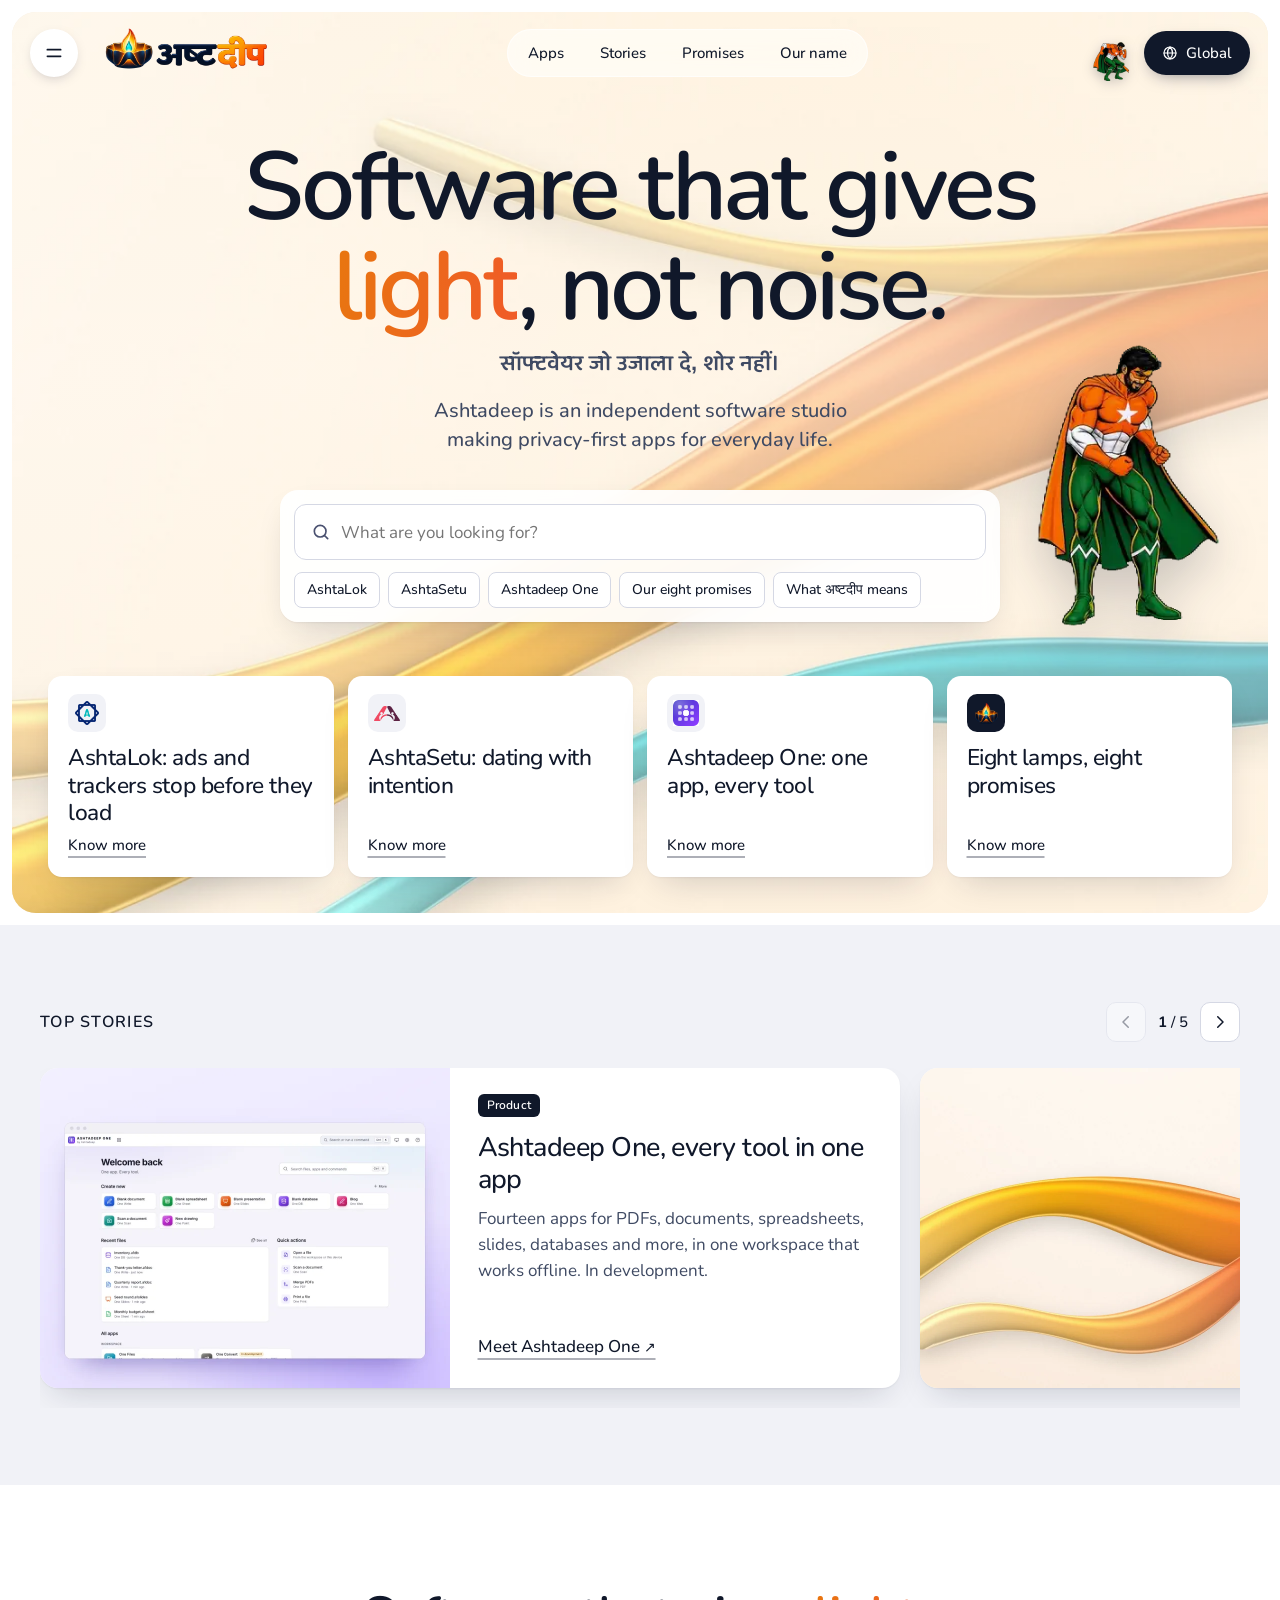
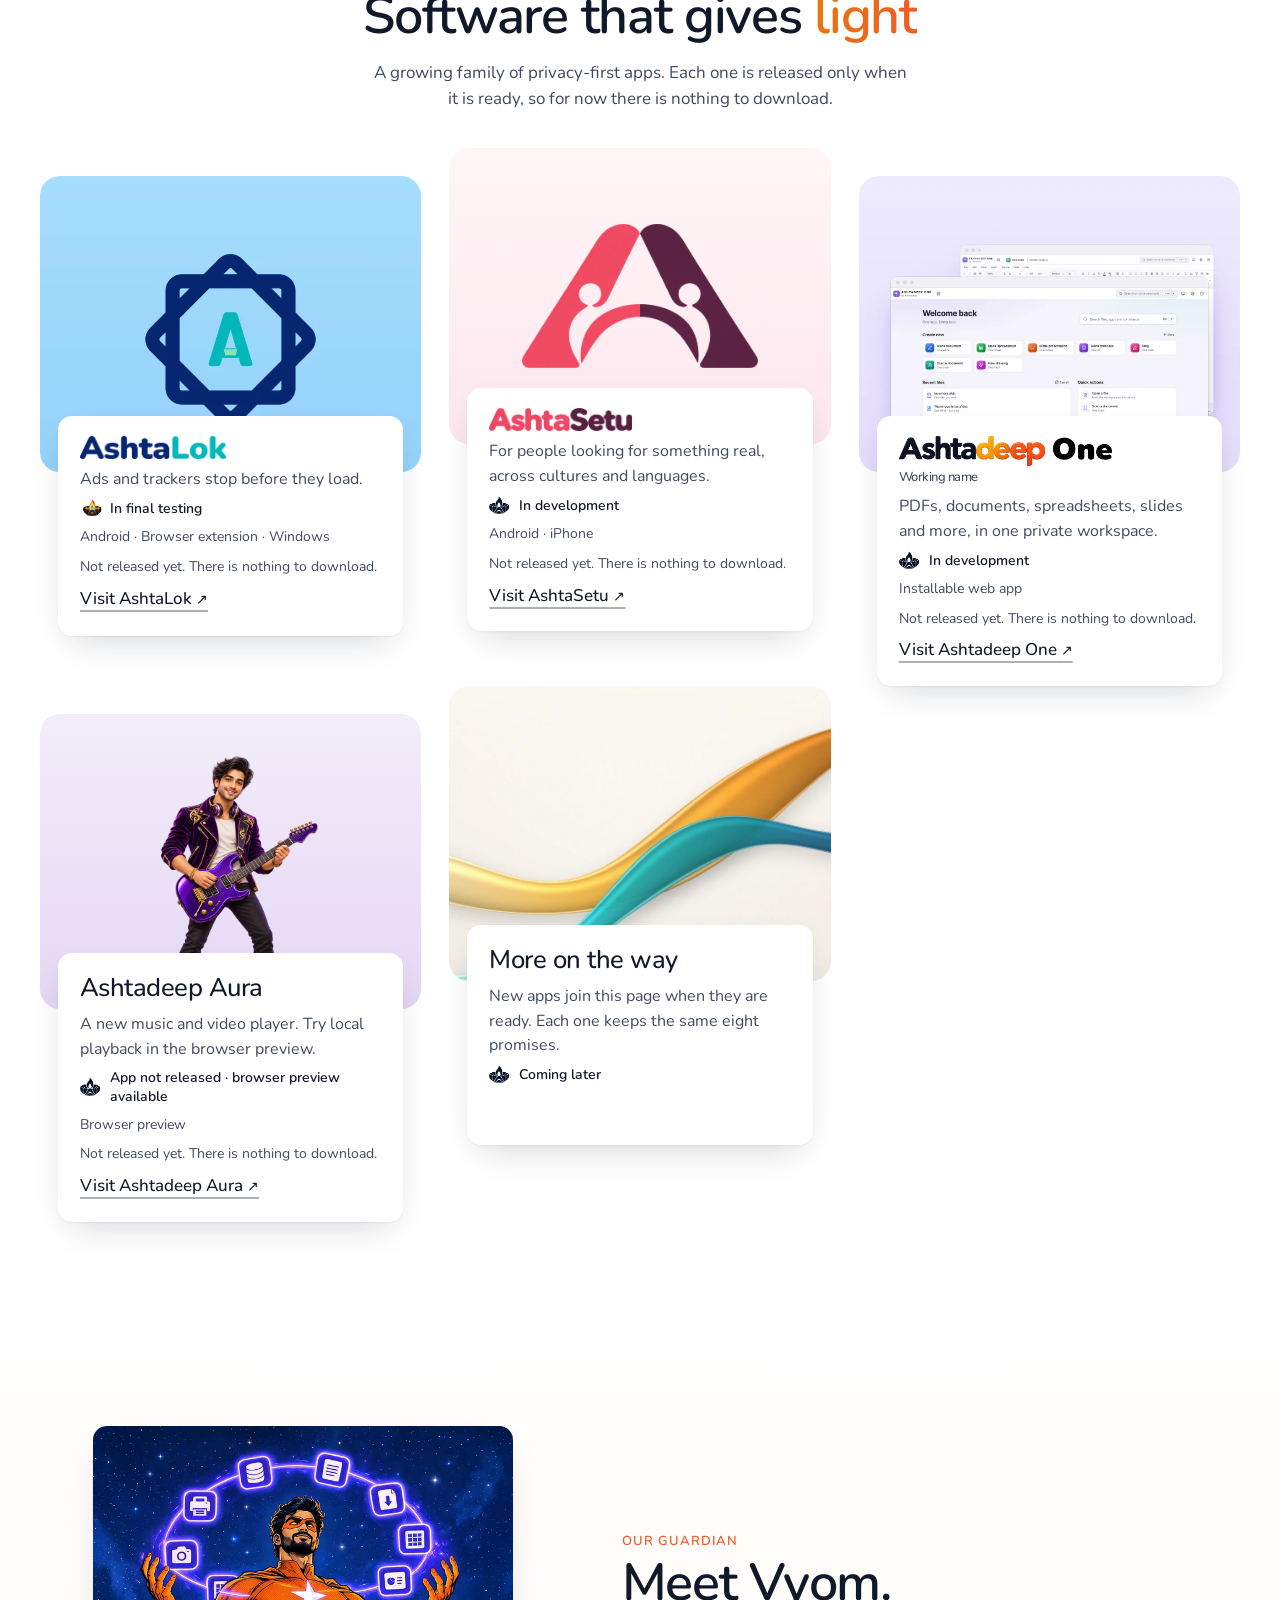
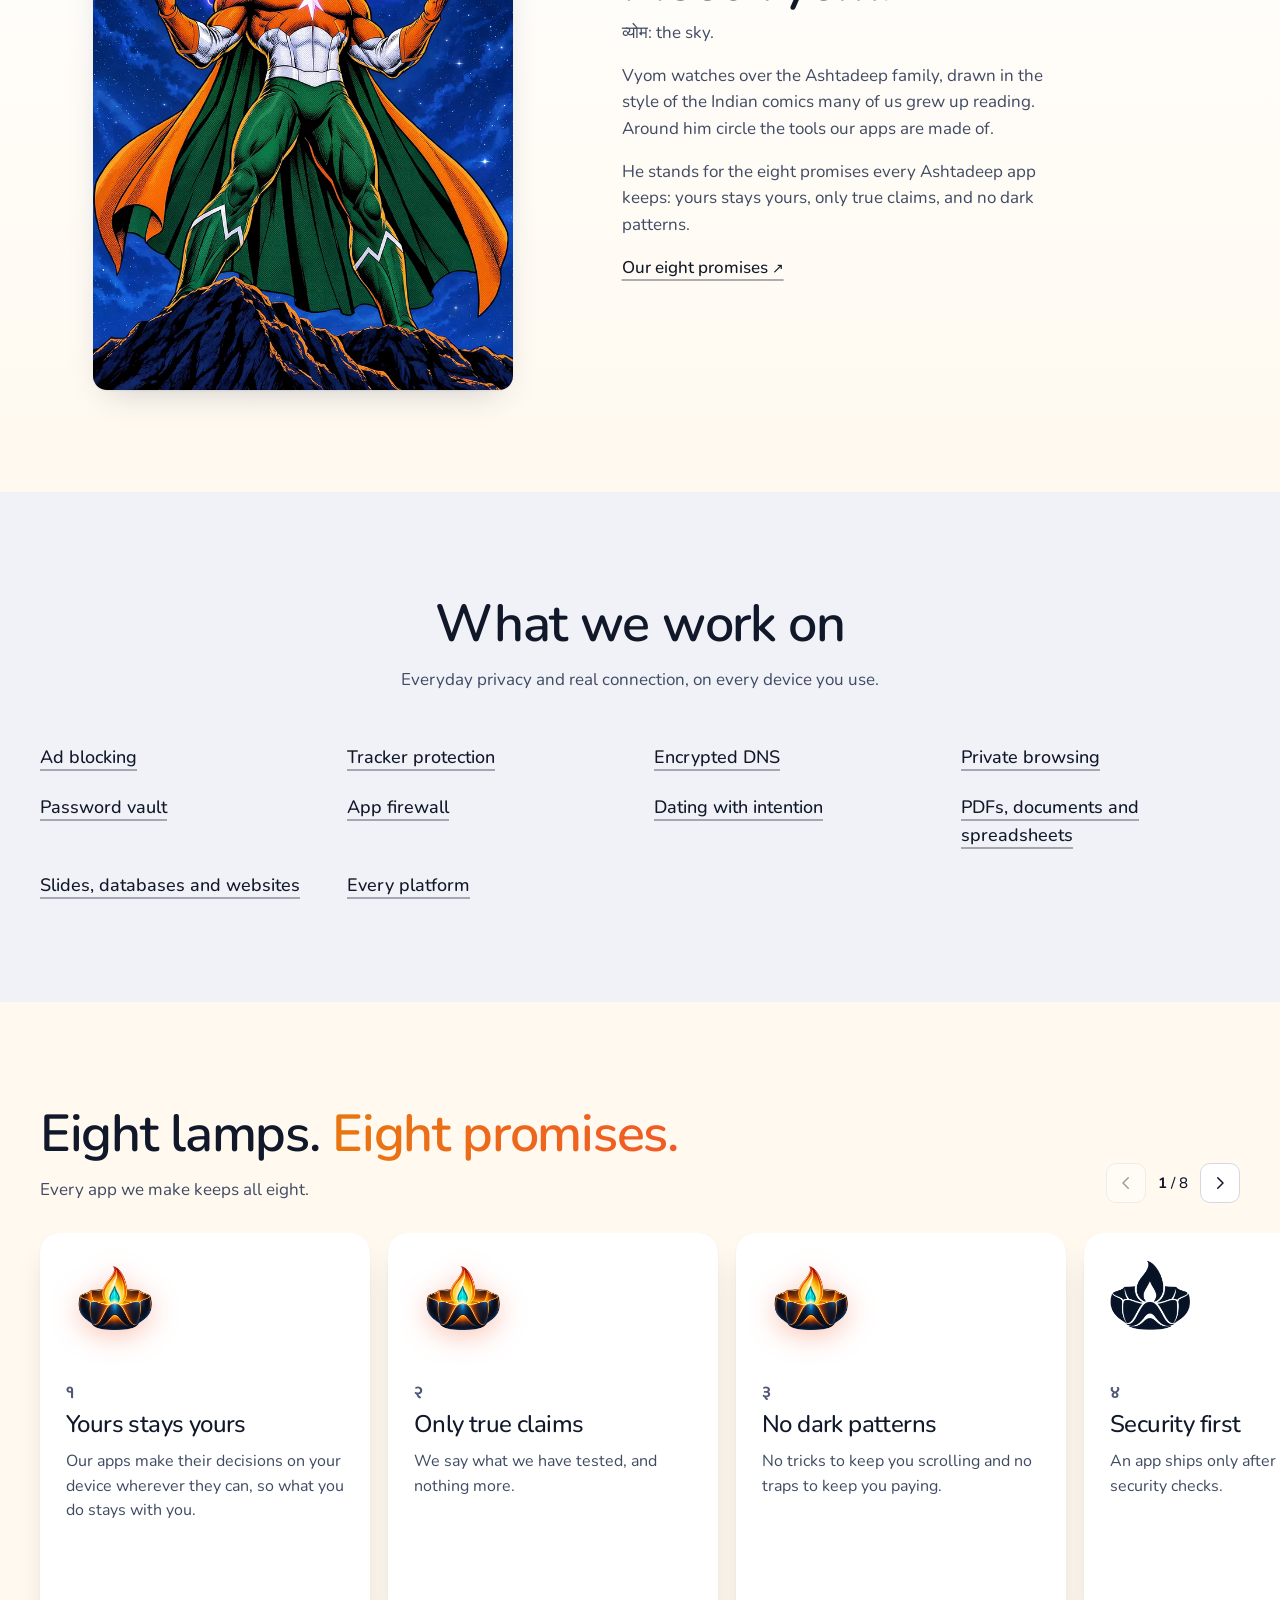
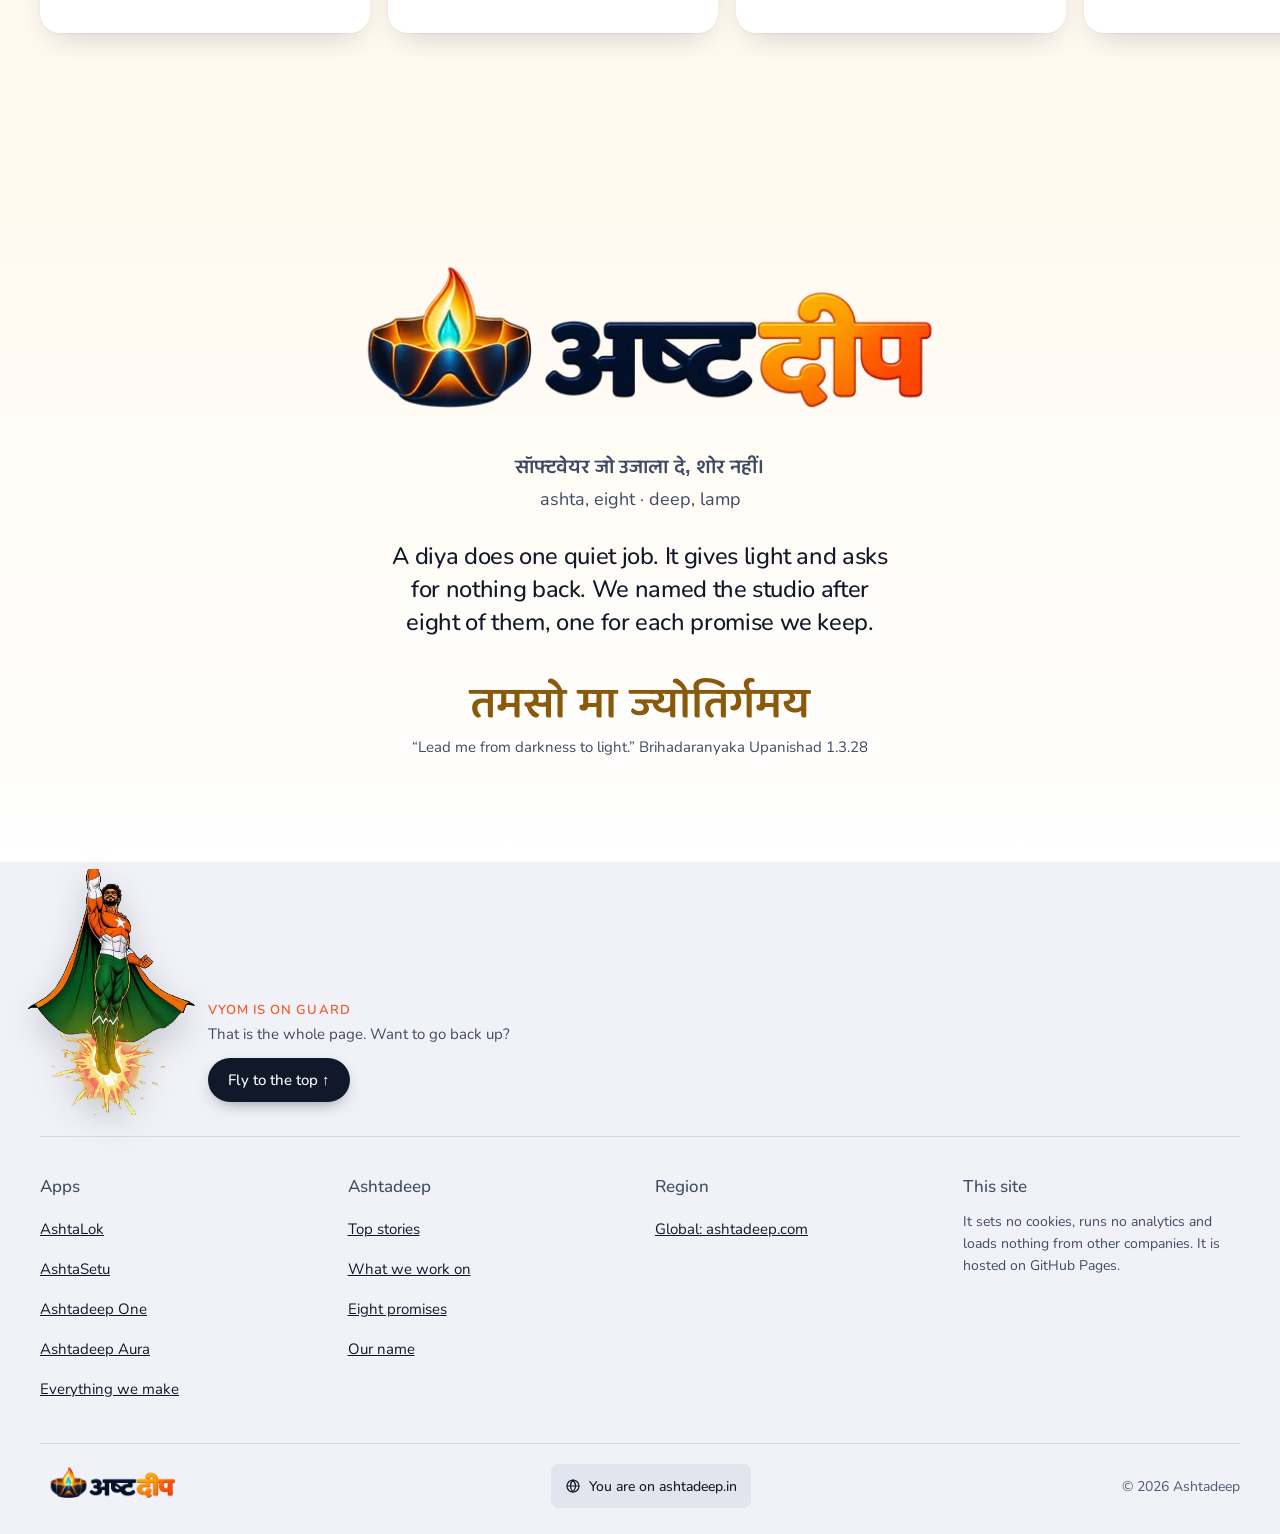
<file: index.html>
<!doctype html>
<html lang="en-IN">
<head>
<meta charset="utf-8">
<meta name="viewport" content="width=device-width, initial-scale=1, viewport-fit=cover">
<title>Ashtadeep: software that gives light, not noise</title>
<meta name="description" content="Ashtadeep is an independent software studio making privacy-first apps for everyday life. AshtaLok, AshtaSetu and more are on the way.">
<link rel="canonical" href="https://ashtadeep.in/">
<link rel="alternate" hreflang="en" href="https://ashtadeep.com/">
<link rel="alternate" hreflang="en-IN" href="https://ashtadeep.in/">
<link rel="alternate" hreflang="x-default" href="https://ashtadeep.com/">
<meta name="theme-color" content="#FFFFFF">
<meta name="color-scheme" content="light">
<link rel="icon" href="/favicon.svg" type="image/svg+xml">
<link rel="icon" href="/favicon-32.png" sizes="32x32" type="image/png">
<link rel="apple-touch-icon" href="/apple-touch-icon.png">
<meta property="og:type" content="website">
<meta property="og:site_name" content="Ashtadeep">
<meta property="og:title" content="Ashtadeep: software that gives light, not noise">
<meta property="og:description" content="Ashtadeep is an independent software studio making privacy-first apps for everyday life. AshtaLok, AshtaSetu and more are on the way.">
<meta property="og:url" content="https://ashtadeep.in/">
<meta property="og:image" content="https://ashtadeep.in/share.png">
<meta property="og:image:width" content="1200">
<meta property="og:image:height" content="630">
<meta property="og:image:alt" content="Ashtadeep: software that gives light, not noise">
<meta property="og:locale" content="en_IN">
<meta name="twitter:card" content="summary_large_image">
<link rel="preload" href="/fonts/nunito-latin.woff2" as="font" type="font/woff2" crossorigin>
<link rel="preload" href="/img/art-hero.webp" as="image">
<link rel="stylesheet" href="/styles.css?v=e5f8ab1493">
<script>document.documentElement.classList.add('js')</script>
<script src="/site.js?v=63685b63e1" defer></script>
</head>
<body>
<a class="skip" href="#main">Skip to content</a>
<header class="site-header">
  <div class="bar">
    <details class="menu">
      <summary class="round" aria-label="Open the menu"><svg viewBox="0 0 24 24" fill="none" stroke="currentColor" stroke-width="2" stroke-linecap="round" aria-hidden="true"><path d="M4 8h16M4 16h16"/></svg></summary>
      <div class="menu-sheet" role="dialog" aria-label="Menu">
        <div class="top"><button type="button" class="round close" aria-label="Close the menu"><svg viewBox="0 0 24 24" fill="none" stroke="currentColor" stroke-width="2" stroke-linecap="round" aria-hidden="true"><path d="M6 6l12 12M18 6 6 18"/></svg></button><a class="brand" href="/"><img src="/img/brand/lockup-hi.webp" alt="अष्टदीप, Ashtadeep" width="183" height="52"></a></div>
        <div class="grid">
          <nav aria-label="Apps"><h2>Apps</h2><ul><li><a href="#ashtalok">AshtaLok</a></li><li><a href="#ashtasetu">AshtaSetu</a></li><li><a href="#one">Ashtadeep One</a></li><li><a href="#aura">Ashtadeep Aura</a></li><li><a href="#apps">Everything we make</a></li></ul></nav>
          <nav aria-label="Ashtadeep"><h2>Ashtadeep</h2><ul><li><a href="#stories">Top stories</a></li><li><a href="#work">What we work on</a></li><li><a href="#promises">Eight promises</a></li><li><a href="#name">Our name</a></li></ul></nav>
          <nav aria-label="Region"><h2>Region</h2><ul><li><a href="https://ashtadeep.com/?from=in" hreflang="en">Global: ashtadeep.com</a></li></ul></nav>
        </div>
      </div>
    </details>
    <a class="brand" href="/" aria-label="Ashtadeep, home"><img src="/img/brand/lockup-hi.webp" alt="अष्टदीप, Ashtadeep" width="183" height="52"></a>
    <nav class="pills" aria-label="Main"><a href="#apps">Apps</a><a href="#stories">Stories</a><a href="#promises">Promises</a><a href="#name">Our name</a></nav>
    <a class="mini-vyom" href="#main" aria-label="Back to the top" title="Back to the top"><img class="vyom" src="/img/vyom-stand.webp" alt="" width="328" height="440"></a>
    <a class="region" href="https://ashtadeep.com/?from=in" hreflang="en" title="Ashtadeep worldwide: ashtadeep.com"><svg viewBox="0 0 24 24" fill="none" stroke="currentColor" stroke-width="1.8" stroke-linecap="round" aria-hidden="true"><circle cx="12" cy="12" r="9"/><path d="M3 12h18M12 3c2.5 2.6 3.8 5.6 3.8 9s-1.3 6.4-3.8 9c-2.5-2.6-3.8-5.6-3.8-9S9.5 5.6 12 3Z"/></svg><span>Global</span></a>
  </div>
</header>
<main id="main">
  <section class="hero" aria-labelledby="hero-title">
    <img class="hero-art" src="img/art-hero.webp" alt="" width="1600" height="900" fetchpriority="high">
    <div class="hero-inner">
      <h1 id="hero-title">Software that gives <span class="glow">light</span>, not noise.</h1>
      <p class="hi-tagline" lang="hi">सॉफ्टवेयर जो उजाला दे, शोर नहीं।</p>
      <p class="lead">Ashtadeep is an independent software studio making privacy-first apps for everyday life.</p>
      <form class="finder" role="search" action="#" onsubmit="return false">
        <div class="mascot" data-lines='[&quot;Namaste! I&#x27;m Vyom, Ashtadeep&#x27;s guardian.&quot;, &quot;Every Ashtadeep app keeps eight promises.&quot;, &quot;AshtaLok, AshtaSetu, Ashtadeep One and Ashtadeep Aura are on the way.&quot;, &quot;Nothing is for sale here yet. Look around!&quot;]'>
          <p class="bubble" aria-live="polite">Namaste! I&#x27;m Vyom, Ashtadeep&#x27;s guardian.</p>
          <img class="vyom" src="/img/vyom-stand.webp" alt="Vyom, Ashtadeep&#x27;s guardian, waving" width="328" height="440">
        </div>
        <label class="visually-hidden" for="find">Find something on this site</label>
        <input id="find" type="search" placeholder="What are you looking for?" autocomplete="off" enterkeyhint="go">
        <ul class="results" aria-live="polite"></ul>
        <div class="chips" aria-label="Suggestions"><a href="#ashtalok">AshtaLok</a><a href="#ashtasetu">AshtaSetu</a><a href="#one">Ashtadeep One</a><a href="#promises">Our eight promises</a><a href="#name">What अष्टदीप means</a></div>
        <script type="application/json" id="find-index">[{"t": "AshtaLok", "d": "Ad and tracker blocker. In final testing.", "h": "#ashtalok", "k": "Ad and tracker blocker Ads and trackers stop before they load.  Android Browser extension Windows"}, {"t": "AshtaSetu", "d": "Dating app, 18+. In development.", "h": "#ashtasetu", "k": "Dating app, 18+ For people looking for something real, across cultures and languages.  Android iPhone"}, {"t": "Ashtadeep One", "d": "Productivity suite. In development.", "h": "#one", "k": "Productivity suite PDFs, documents, spreadsheets, slides and more, in one private workspace.  Installable web app"}, {"t": "Ashtadeep Aura", "d": "Music and video player. App not released · browser preview available.", "h": "#aura", "k": "Music and video player Your music. Your videos. One player. A new music and video player. Try local playback in the browser preview. Browser preview"}, {"t": "Ad blocking", "d": "What we work on", "h": "#ashtalok", "k": "ads, adverts, blocker, popups"}, {"t": "Tracker protection", "d": "What we work on", "h": "#ashtalok", "k": "trackers, tracking, privacy, analytics"}, {"t": "Encrypted DNS", "d": "What we work on", "h": "#ashtalok", "k": "dns, doh, encrypted, network"}, {"t": "Private browsing", "d": "What we work on", "h": "#ashtalok", "k": "browser, private, incognito"}, {"t": "Password vault", "d": "What we work on", "h": "#ashtalok", "k": "passwords, vault, security"}, {"t": "App firewall", "d": "What we work on", "h": "#ashtalok", "k": "firewall, apps, wifi, mobile data"}, {"t": "Dating with intention", "d": "What we work on", "h": "#ashtasetu", "k": "dating, love, match, relationship, partner"}, {"t": "PDFs, documents and spreadsheets", "d": "What we work on", "h": "#one", "k": "pdf, sign, annotate, merge, word processor, docx, spreadsheet, xlsx, office"}, {"t": "Slides, databases and websites", "d": "What we work on", "h": "#one", "k": "presentation, pptx, database, sqlite, website builder, blog, scan, print"}, {"t": "Every platform", "d": "What we work on", "h": "#apps", "k": "android, windows, linux, iphone, mac, browser extension"}, {"t": "Yours stays yours", "d": "One of our eight promises", "h": "#promises", "k": "Our apps make their decisions on your device wherever they can, so what you do stays with you."}, {"t": "Only true claims", "d": "One of our eight promises", "h": "#promises", "k": "We say what we have tested, and nothing more."}, {"t": "No dark patterns", "d": "One of our eight promises", "h": "#promises", "k": "No tricks to keep you scrolling and no traps to keep you paying."}, {"t": "Security first", "d": "One of our eight promises", "h": "#promises", "k": "An app ships only after it passes its security checks."}, {"t": "Everywhere you are", "d": "One of our eight promises", "h": "#promises", "k": "Phones, tablets, computers and browsers, released one at a time as each one is tested."}, {"t": "Light and fast", "d": "One of our eight promises", "h": "#promises", "k": "Small apps that are careful with your battery and your data."}, {"t": "Every culture welcome", "d": "One of our eight promises", "h": "#promises", "k": "Made for people of every language, culture and faith."}, {"t": "People over metrics", "d": "One of our eight promises", "h": "#promises", "k": "We count lives made easier, not minutes spent in our apps."}, {"t": "Vyom, our guardian", "d": "Ashtadeep's mascot", "h": "#vyom", "k": "vyom mascot guardian hero comic sky"}, {"t": "Our name, अष्टदीप", "d": "Ashta means eight, deep means lamp", "h": "#name", "k": "ashtadeep name meaning sanskrit eight lamps diya"}, {"t": "Top stories", "d": "News from the studio", "h": "#stories", "k": "news stories updates"}]</script>
      </form>
    </div>
    <div class="hero-cards"><a class="hero-card" href="#ashtalok"><span class="icon"><img src="img/ashtalok-mark.webp" alt="" width="26" height="26"></span>
        <h2>AshtaLok: ads and trackers stop before they load</h2><span class="underline">Know more</span></a><a class="hero-card" href="#ashtasetu"><span class="icon"><img src="img/ashtasetu-mark.webp" alt="" width="26" height="26"></span>
        <h2>AshtaSetu: dating with intention</h2><span class="underline">Know more</span></a><a class="hero-card" href="#one"><span class="icon"><img src="img/one-mark.webp" alt="" width="26" height="26"></span>
        <h2>Ashtadeep One: one app, every tool</h2><span class="underline">Know more</span></a><a class="hero-card" href="#promises"><span class="icon dark"><img class="emblem" src="/img/brand/emblem.webp" alt="" width="360" height="243"></span>
        <h2>Eight lamps, eight promises</h2><span class="underline">Know more</span></a></div>
  </section>
  <section class="stories" id="stories" aria-labelledby="stories-title">
    <div class="wrap">
      <div class="row"><h2 id="stories-title">Top stories</h2>
        <div class="pager" data-for="story-track"><button type="button" class="prev" aria-label="Previous story"><svg viewBox="0 0 24 24" fill="none" stroke="currentColor" stroke-width="2" stroke-linecap="round" stroke-linejoin="round" aria-hidden="true"><path d="m15 5-7 7 7 7"/></svg></button><span><b class="at">1</b> / <span class="of">5</span></span><button type="button" class="next" aria-label="Next story"><svg viewBox="0 0 24 24" fill="none" stroke="currentColor" stroke-width="2" stroke-linecap="round" stroke-linejoin="round" aria-hidden="true"><path d="m9 5 7 7-7 7"/></svg></button></div>
      </div>
      <div class="track" id="story-track" tabindex="0" aria-label="Stories. Scroll sideways for more."><ul><li class="story"><img src="img/art-stories-one.webp" alt="" width="900" height="640" loading="lazy" decoding="async">
          <div class="text"><span class="tag">Product</span><h3>Ashtadeep One, every tool in one app</h3><p>Fourteen apps for PDFs, documents, spreadsheets, slides, databases and more, in one workspace that works offline. In development.</p>
          <a class="underline arrow" href="#one">Meet Ashtadeep One</a></div></li><li class="story"><img src="img/art-stories-1.webp" alt="" width="900" height="640" loading="lazy" decoding="async">
          <div class="text"><span class="tag">Product</span><h3>AshtaLok is in final testing</h3><p>Ads and trackers stop before they load, on Android, in the browser and on Windows. It is tested on real phones before anything is released.</p>
          <a class="underline arrow" href="#ashtalok">Meet AshtaLok</a></div></li><li class="story"><img src="img/art-stories-2.webp" alt="" width="900" height="640" loading="lazy" decoding="async">
          <div class="text"><span class="tag">News</span><h3>A new name: AshtaLok</h3><p>Our ad and tracker blocker is now AshtaLok, a light of the Ashtadeep family. The promise is the same: it decides on your device.</p>
          <a class="underline arrow" href="#ashtalok">Read more</a></div></li><li class="story"><img src="img/art-stories-3.webp" alt="" width="900" height="640" loading="lazy" decoding="async">
          <div class="text"><span class="tag">Product</span><h3>AshtaSetu, a dating app in development</h3><p>For people looking for something real, across cultures and languages. 18 and over.</p>
          <a class="underline arrow" href="#ashtasetu">Meet AshtaSetu</a></div></li><li class="story"><img src="img/art-more.webp" alt="" width="900" height="640" loading="lazy" decoding="async">
          <div class="text"><span class="tag">Update</span><h3>Ashtadeep worldwide</h3><p>ashtadeep.com is the same site for visitors everywhere else.</p>
          <a class="underline arrow" href="https://ashtadeep.com/?from=in">Visit</a></div></li></ul></div>
    </div>
  </section>
  <section class="apps section" id="apps" aria-labelledby="apps-title">
    <div class="wrap">
      <div class="head reveal"><h2 id="apps-title">Software that gives <em>light</em></h2>
        <p>A growing family of privacy-first apps. Each one is released only when it is ready, so for now there is nothing to download.</p></div>
      <div class="cards"><article class="app fit-cover reveal" id="ashtalok">
        <div class="art" style="--tone:linear-gradient(180deg, #A6DCFD 0%, #8FD0FA 100%)"><img src="img/ashtalok.webp" alt="The AshtaLok logo: a navy eight-point star around a teal A, over the name, &quot;Ashta&quot; in navy and &quot;Lok&quot; in teal, on a sky-blue panel" width="720" height="720" loading="lazy" decoding="async"></div>
        <div class="card"><h3><img class="wordmark tall" src="img/ashtalok-wordmark.webp" alt="AshtaLok" width="594" height="96" loading="lazy" decoding="async"></h3><p>Ads and trackers stop before they load.</p>
          <span class="status testing"><img class="emblem" src="/img/brand/emblem.webp" alt="" width="360" height="243">In final testing</span>
          <span class="meta">Android · Browser extension · Windows</span><span class="meta">Not released yet. There is nothing to download.</span><a class="underline arrow" href="https://ashtalok.ashtadeep.com/">Visit AshtaLok</a></div>
      </article><article class="app fit-contain reveal" id="ashtasetu">
        <div class="art" style="--tone:linear-gradient(180deg, #FFF5F7 0%, #FCE7EE 100%)"><img src="img/ashtasetu.webp" alt="The AshtaSetu mark: a rounded A whose two sides are two people, joined by a bridge" width="720" height="720" loading="lazy" decoding="async"></div>
        <div class="card"><h3><img class="wordmark tall" src="img/ashtasetu-wordmark.webp" alt="AshtaSetu" width="1166" height="192" loading="lazy" decoding="async"></h3><p>For people looking for something real, across cultures and languages.</p>
          <span class="status development"><img class="emblem" src="/img/brand/emblem-mono.webp" alt="" width="360" height="276">In development</span>
          <span class="meta">Android · iPhone</span><span class="meta">Not released yet. There is nothing to download.</span><a class="underline arrow" href="https://ashtasetu.ashtadeep.com/">Visit AshtaSetu</a></div>
      </article><article class="app fit-cover reveal" id="one">
        <div class="art" style="--tone:linear-gradient(180deg, #EEEAFE 0%, #E1D9FD 100%)"><img src="img/one.webp" alt="Ashtadeep One&#x27;s home page, with recent files and every app, in front of a monthly budget in One Sheet" width="720" height="720" loading="lazy" decoding="async"></div>
        <div class="card"><h3><img class="wordmark desc" src="img/one-wordmark.webp" alt="Ashtadeep One" width="1665" height="236" loading="lazy" decoding="async"><small>Working name</small></h3><p>PDFs, documents, spreadsheets, slides and more, in one private workspace.</p>
          <span class="status development"><img class="emblem" src="/img/brand/emblem-mono.webp" alt="" width="360" height="276">In development</span>
          <span class="meta">Installable web app</span><span class="meta">Not released yet. There is nothing to download.</span><a class="underline arrow" href="https://one.ashtadeep.com/">Visit Ashtadeep One</a></div>
      </article><article class="app fit-contain reveal" id="aura">
        <div class="art" style="--tone:linear-gradient(180deg, #F3EDF9 0%, #E4D7F5 100%)"><img src="aura/assets/riff-human.png" alt="Riff, the Ashtadeep Aura human rockstar mascot in a violet-and-gold stage outfit, holding an electric guitar" width="720" height="720" loading="lazy" decoding="async"></div>
        <div class="card"><h3>Ashtadeep Aura</h3><p>A new music and video player. Try local playback in the browser preview.</p>
          <span class="status development"><img class="emblem" src="/img/brand/emblem-mono.webp" alt="" width="360" height="276">App not released · browser preview available</span>
          <span class="meta">Browser preview</span><span class="meta">Not released yet. There is nothing to download.</span><a class="underline arrow" href="https://ashtadeep.com/aura/">Visit Ashtadeep Aura</a></div>
      </article><article class="app fit-cover reveal">
        <div class="art"><img src="img/art-more.webp" alt="" width="900" height="640" loading="lazy" decoding="async"></div>
        <div class="card"><h3>More on the way</h3><p>New apps join this page when they are ready. Each one keeps the same eight promises.</p>
          <span class="status soon"><img class="emblem" src="/img/brand/emblem-mono.webp" alt="" width="360" height="276">Coming later</span></div>
      </article></div>
    </div>
  </section>
  <section class="meet section" id="vyom" aria-labelledby="vyom-title">
    <div class="meet-inner">
      <img class="meet-art reveal" src="img/vyom.webp" data-video="img/vyom-meet.mp4,img/vyom-meet.webm" alt="Vyom in his saffron, white and green suit, arms raised, with the tools of Ashtadeep's apps circling above him" width="720" height="966" loading="lazy">
      <div class="meet-text reveal">
        <p class="kicker">Our guardian</p>
        <h2 id="vyom-title">Meet Vyom.</h2>
        <p class="hi" lang="hi">व्योम: the sky.</p>
        <p>Vyom watches over the Ashtadeep family, drawn in the style of the Indian comics many of us grew up reading. Around him circle the tools our apps are made of.</p>
        <p>He stands for the eight promises every Ashtadeep app keeps: yours stays yours, only true claims, and no dark patterns.</p>
        <a class="underline arrow" href="#promises">Our eight promises</a>
      </div>
    </div>
  </section>
  <section class="work section" id="work" aria-labelledby="work-title">
    <div class="wrap">
      <div class="head reveal"><h2 id="work-title">What we work on</h2><p>Everyday privacy and real connection, on every device you use.</p></div>
      <ul class="links reveal"><li><a class="underline" href="#ashtalok">Ad blocking</a></li><li><a class="underline" href="#ashtalok">Tracker protection</a></li><li><a class="underline" href="#ashtalok">Encrypted DNS</a></li><li><a class="underline" href="#ashtalok">Private browsing</a></li><li><a class="underline" href="#ashtalok">Password vault</a></li><li><a class="underline" href="#ashtalok">App firewall</a></li><li><a class="underline" href="#ashtasetu">Dating with intention</a></li><li><a class="underline" href="#one">PDFs, documents and spreadsheets</a></li><li><a class="underline" href="#one">Slides, databases and websites</a></li><li><a class="underline" href="#apps">Every platform</a></li></ul>
    </div>
  </section>
  <section class="promises section" id="promises" aria-labelledby="promises-title">
    <div class="wrap row">
      <div class="head reveal"><h2 id="promises-title">Eight lamps. <em>Eight promises.</em></h2><p>Every app we make keeps all eight.</p></div>
      <div class="pager" data-for="promise-track"><button type="button" class="prev" aria-label="Previous promise"><svg viewBox="0 0 24 24" fill="none" stroke="currentColor" stroke-width="2" stroke-linecap="round" stroke-linejoin="round" aria-hidden="true"><path d="m15 5-7 7 7 7"/></svg></button><span><b class="at">1</b> / <span class="of">8</span></span><button type="button" class="next" aria-label="Next promise"><svg viewBox="0 0 24 24" fill="none" stroke="currentColor" stroke-width="2" stroke-linecap="round" stroke-linejoin="round" aria-hidden="true"><path d="m9 5 7 7-7 7"/></svg></button></div>
    </div>
    <div class="gallery" id="promise-track" tabindex="0" aria-label="The eight promises. Scroll sideways for more."><ul><li class="promise" style="--d:2.21s"><span class="lamp-mini" aria-hidden="true"><img class="unlit" src="/img/brand/emblem-mono.webp" alt="" width="360" height="276"><img class="lit" src="/img/brand/emblem.webp" alt="" width="360" height="243"></span><span class="num deva">१</span><h3>Yours stays yours</h3><p>Our apps make their decisions on your device wherever they can, so what you do stays with you.</p></li><li class="promise" style="--d:2.62s"><span class="lamp-mini" aria-hidden="true"><img class="unlit" src="/img/brand/emblem-mono.webp" alt="" width="360" height="276"><img class="lit" src="/img/brand/emblem.webp" alt="" width="360" height="243"></span><span class="num deva">२</span><h3>Only true claims</h3><p>We say what we have tested, and nothing more.</p></li><li class="promise" style="--d:1.83s"><span class="lamp-mini" aria-hidden="true"><img class="unlit" src="/img/brand/emblem-mono.webp" alt="" width="360" height="276"><img class="lit" src="/img/brand/emblem.webp" alt="" width="360" height="243"></span><span class="num deva">३</span><h3>No dark patterns</h3><p>No tricks to keep you scrolling and no traps to keep you paying.</p></li><li class="promise" style="--d:2.24s"><span class="lamp-mini" aria-hidden="true"><img class="unlit" src="/img/brand/emblem-mono.webp" alt="" width="360" height="276"><img class="lit" src="/img/brand/emblem.webp" alt="" width="360" height="243"></span><span class="num deva">४</span><h3>Security first</h3><p>An app ships only after it passes its security checks.</p></li><li class="promise" style="--d:2.65s"><span class="lamp-mini" aria-hidden="true"><img class="unlit" src="/img/brand/emblem-mono.webp" alt="" width="360" height="276"><img class="lit" src="/img/brand/emblem.webp" alt="" width="360" height="243"></span><span class="num deva">५</span><h3>Everywhere you are</h3><p>Phones, tablets, computers and browsers, released one at a time as each one is tested.</p></li><li class="promise" style="--d:1.86s"><span class="lamp-mini" aria-hidden="true"><img class="unlit" src="/img/brand/emblem-mono.webp" alt="" width="360" height="276"><img class="lit" src="/img/brand/emblem.webp" alt="" width="360" height="243"></span><span class="num deva">६</span><h3>Light and fast</h3><p>Small apps that are careful with your battery and your data.</p></li><li class="promise" style="--d:2.27s"><span class="lamp-mini" aria-hidden="true"><img class="unlit" src="/img/brand/emblem-mono.webp" alt="" width="360" height="276"><img class="lit" src="/img/brand/emblem.webp" alt="" width="360" height="243"></span><span class="num deva">७</span><h3>Every culture welcome</h3><p>Made for people of every language, culture and faith.</p></li><li class="promise" style="--d:2.68s"><span class="lamp-mini" aria-hidden="true"><img class="unlit" src="/img/brand/emblem-mono.webp" alt="" width="360" height="276"><img class="lit" src="/img/brand/emblem.webp" alt="" width="360" height="243"></span><span class="num deva">८</span><h3>People over metrics</h3><p>We count lives made easier, not minutes spent in our apps.</p></li></ul></div>
  </section>
  <section class="name section" id="name" aria-labelledby="name-title">
    <div class="wrap reveal">
      <h2 class="visually-hidden" id="name-title">Our name</h2>
      <img class="lockup" src="/img/brand/lockup-hi.webp" alt="अष्टदीप" width="634" height="180" loading="lazy">
      <p class="tagline-hi" lang="hi">सॉफ्टवेयर जो उजाला दे, शोर नहीं।</p>
      <p class="split">ashta, eight · deep, lamp</p>
      <p class="copy">A diya does one quiet job. It gives light and asks for nothing back. We named the studio after eight of them, one for each promise we keep.</p>
      <blockquote><p lang="sa">तमसो मा ज्योतिर्गमय</p><footer>“Lead me from darkness to light.” Brihadaranyaka Upanishad 1.3.28</footer></blockquote>
    </div>
  </section>
</main>
<footer class="site-footer">
  <div class="wrap">
    <div class="guard">
      <div class="fig"><img class="vyom" src="/img/vyom-stand.webp" alt="Vyom, Ashtadeep's guardian, standing guard" width="328" height="440" loading="lazy"></div>
      <div class="say">
        <p class="kicker">Vyom is on guard</p>
        <p>That is the whole page. Want to go back up?</p>
        <a class="fly" href="#main">Fly to the top<span aria-hidden="true">&nbsp;↑</span></a>
      </div>
    </div>
    <div class="foot-cols">
      <nav aria-label="Apps"><h2>Apps</h2><ul><li><a href="#ashtalok">AshtaLok</a></li><li><a href="#ashtasetu">AshtaSetu</a></li><li><a href="#one">Ashtadeep One</a></li><li><a href="#aura">Ashtadeep Aura</a></li><li><a href="#apps">Everything we make</a></li></ul></nav>
      <nav aria-label="Ashtadeep"><h2>Ashtadeep</h2><ul><li><a href="#stories">Top stories</a></li><li><a href="#work">What we work on</a></li><li><a href="#promises">Eight promises</a></li><li><a href="#name">Our name</a></li></ul></nav>
      <nav aria-label="Region"><h2>Region</h2><ul><li><a href="https://ashtadeep.com/?from=in" hreflang="en">Global: ashtadeep.com</a></li></ul></nav>
      <div><h2>This site</h2><p>It sets no cookies, runs no analytics and loads nothing from other companies. It is hosted on GitHub Pages.</p></div>
    </div>
    <div class="foot-bottom">
      <a class="brand" href="/"><img src="/img/brand/lockup-hi.webp" alt="अष्टदीप, Ashtadeep" width="141" height="40"></a>
      <a class="where" href="https://ashtadeep.com/?from=in" hreflang="en"><svg viewBox="0 0 24 24" fill="none" stroke="currentColor" stroke-width="1.8" stroke-linecap="round" aria-hidden="true"><circle cx="12" cy="12" r="9"/><path d="M3 12h18M12 3c2.5 2.6 3.8 5.6 3.8 9s-1.3 6.4-3.8 9c-2.5-2.6-3.8-5.6-3.8-9S9.5 5.6 12 3Z"/></svg>You are on ashtadeep.in</a>
      <span>© 2026 Ashtadeep</span>
    </div>
  </div>
</footer>
<script type="application/ld+json">{"@context": "https://schema.org", "@type": "Organization", "name": "Ashtadeep", "url": "https://ashtadeep.in/", "logo": "https://ashtadeep.in/apple-touch-icon.png"}</script>
</body>
</html>
</file>
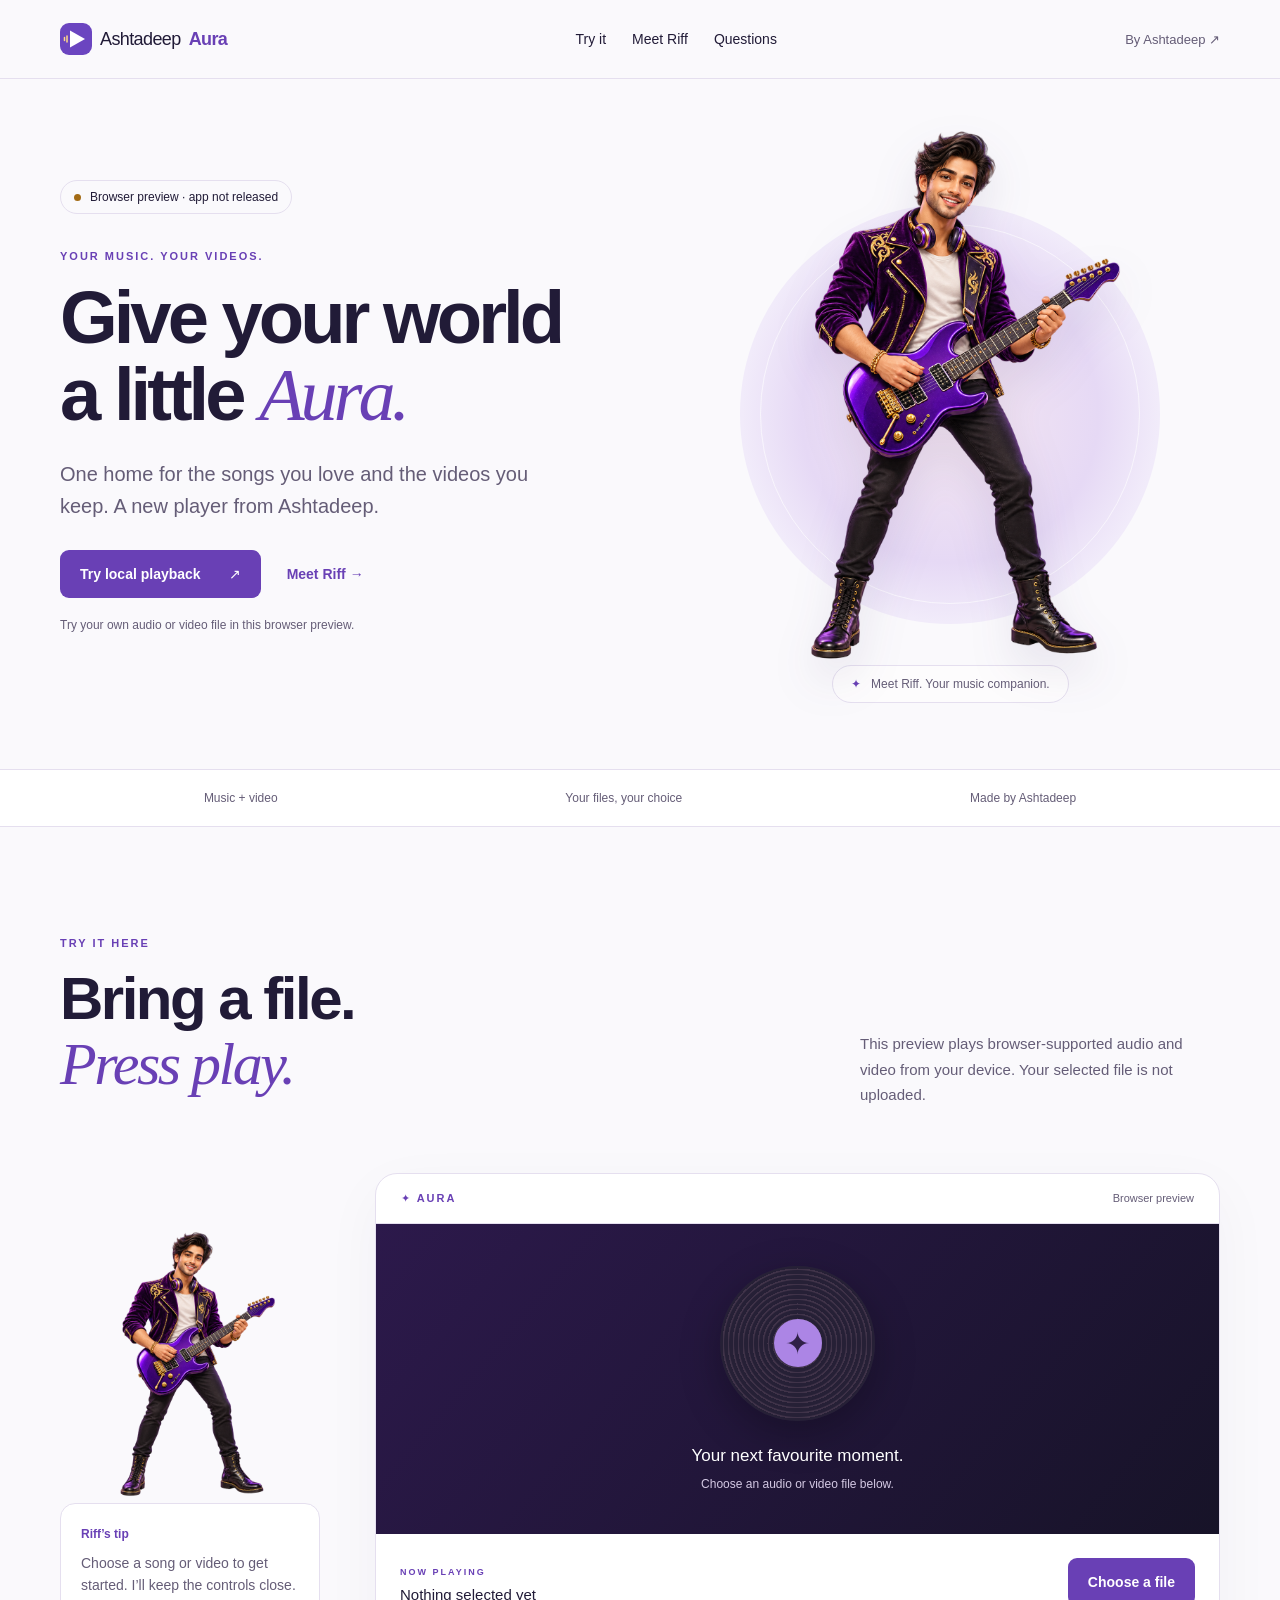
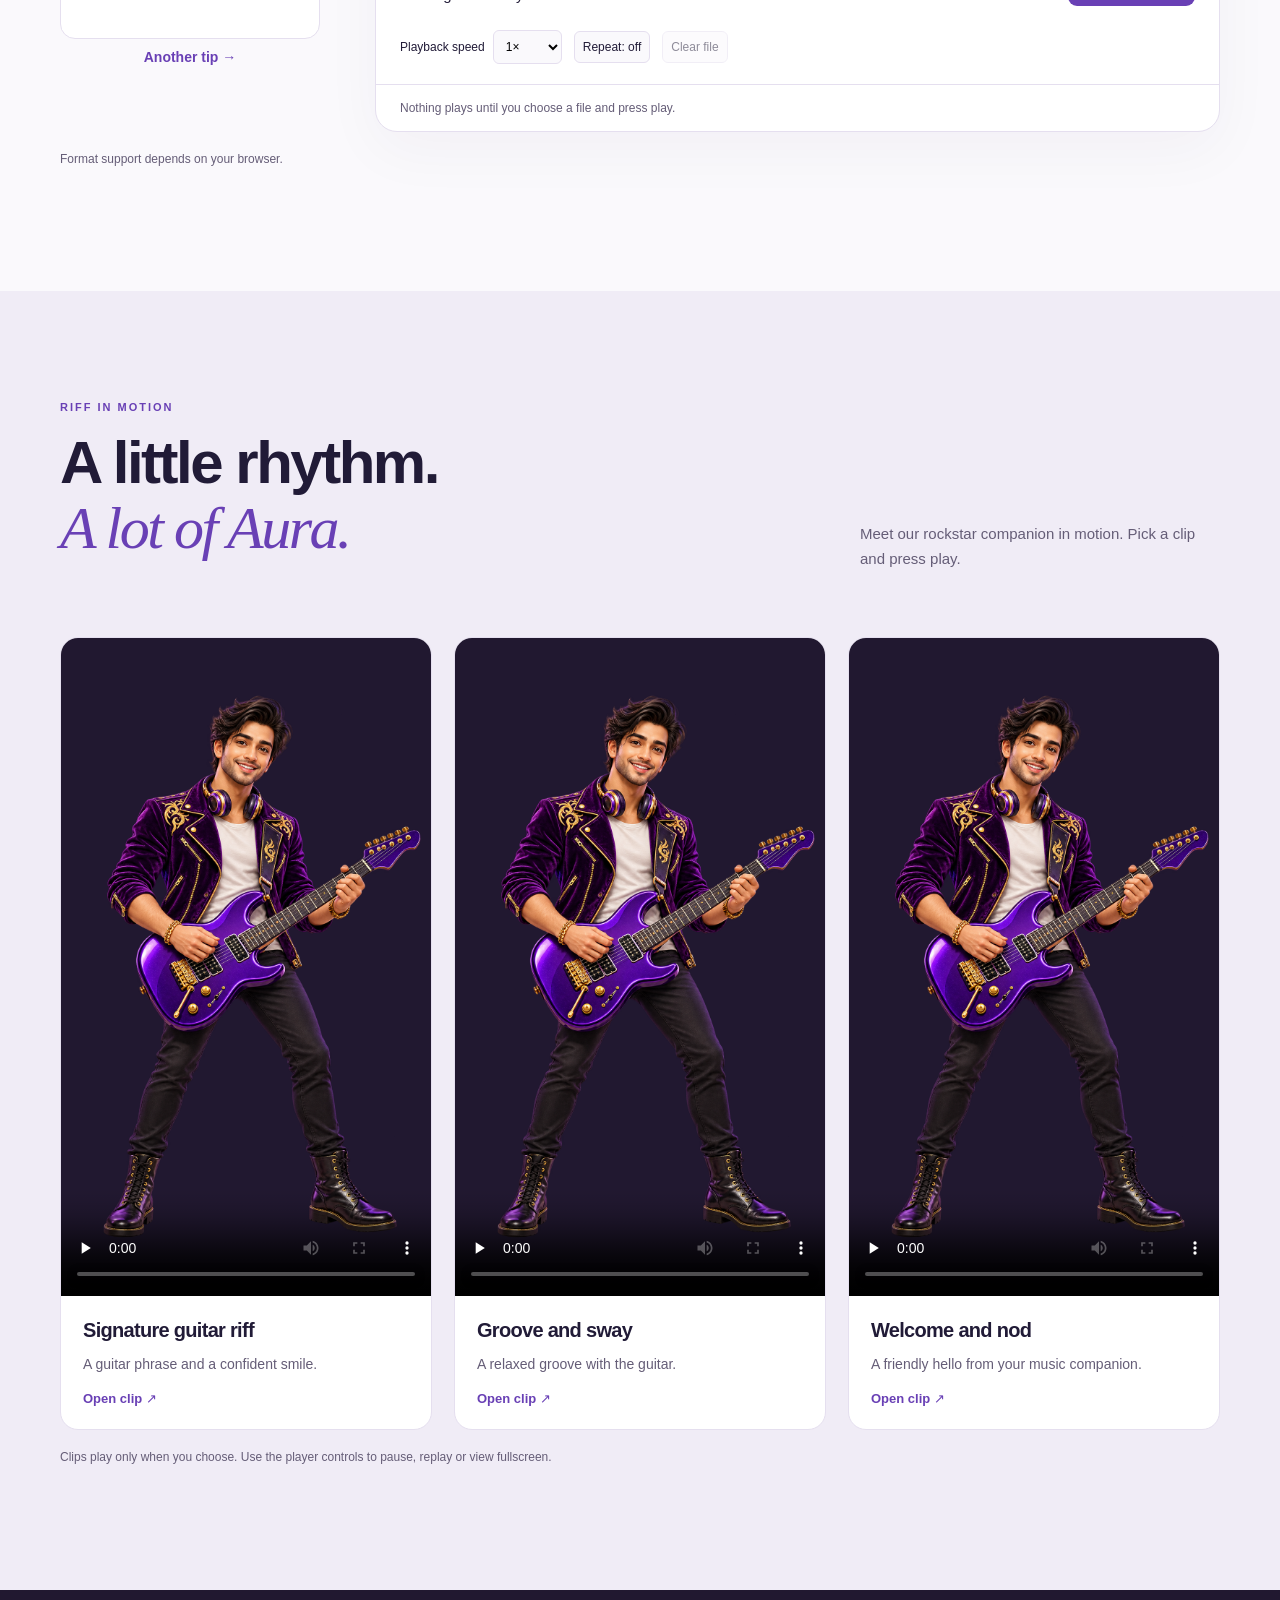
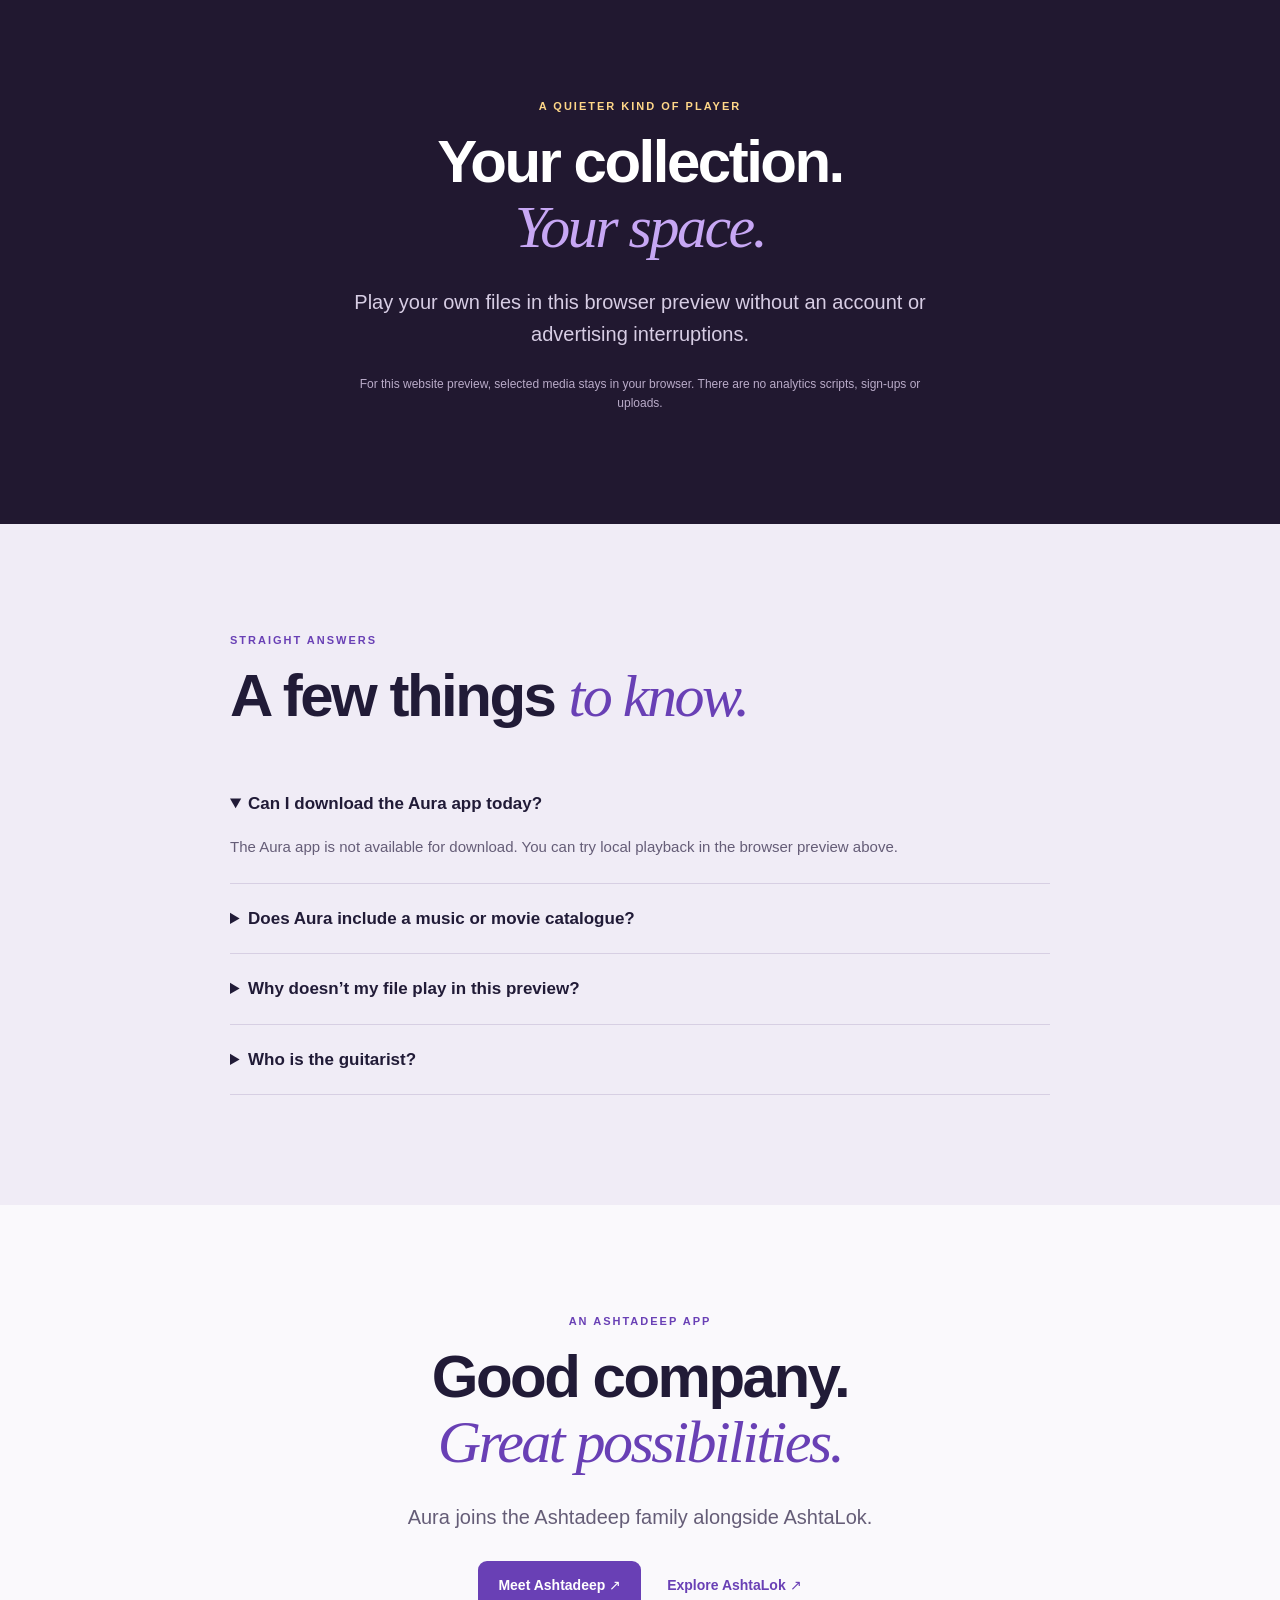
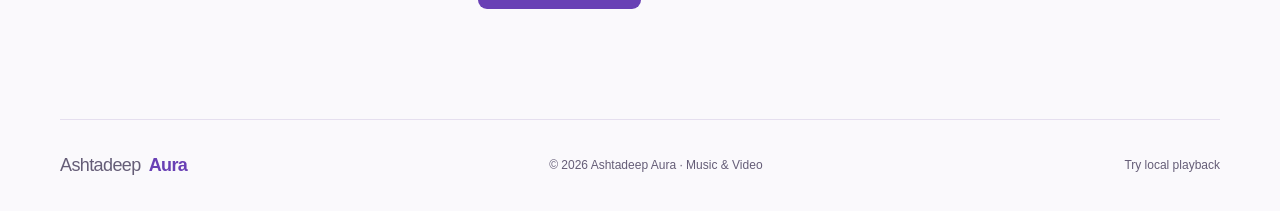
<file: aura/index.html>
<!doctype html>
<html lang="en">
<head>
  <meta charset="utf-8"><meta name="viewport" content="width=device-width,initial-scale=1">
  <title>Ashtadeep Aura — Music & Video</title>
  <link rel="canonical" href="https://aura.ashtadeep.com/">
  <meta name="description" content="Meet Ashtadeep Aura, a music and video player in development. Meet Riff and try local playback in your browser.">
  <meta name="theme-color" content="#6b45c0">
  <link rel="icon" href="assets/aura-symbol.svg" type="image/svg+xml">
  <link rel="stylesheet" href="styles.css"><script src="app.js" defer></script>
</head>
<body>
<a class="skip" href="#main">Skip to content</a>
<header><nav class="wrap" aria-label="Main navigation"><a class="brand" href="#"><img src="assets/aura-symbol.svg" alt="" width="32" height="32">Ashtadeep <strong>Aura</strong></a><div class="links"><a href="#demo">Try it</a><a href="#riff">Meet Riff</a><a href="#faq">Questions</a></div><a class="company" href="https://ashtadeep.com/">By Ashtadeep ↗</a></nav></header>
<main id="main">
<section class="hero wrap">
  <div class="hero-copy"><p class="status"><span></span> Browser preview · app not released</p><p class="eyebrow">YOUR MUSIC. YOUR VIDEOS.</p><h1>Give your world<br>a little <em>Aura.</em></h1><p class="lead">One home for the songs you love and the videos you keep. A new player from Ashtadeep.</p><div class="actions"><a class="button" href="#demo">Try local playback <span>↗</span></a><a class="text-link" href="#riff">Meet Riff →</a></div><p class="caption">Try your own audio or video file in this browser preview.</p></div>
  <figure class="hero-art"><div class="orbit" aria-hidden="true"></div><img src="assets/riff-human.png" alt="Riff, Aura’s human rockstar mascot in a violet-and-gold stage jacket, holding an electric guitar" width="1024" height="1536"><figcaption><span class="spark">✦</span> Meet Riff. Your music companion.</figcaption></figure>
</section>
<div class="ribbon"><div class="wrap"><span>Music + video</span><span>Your files, your choice</span><span>Made by Ashtadeep</span></div></div>
<section id="demo" class="section wrap">
  <div class="section-heading"><div><p class="eyebrow">TRY IT HERE</p><h2>Bring a file.<br><em>Press play.</em></h2></div><p>This preview plays browser-supported audio and video from your device. Your selected file is not uploaded.</p></div>
  <div class="demo-layout"><aside class="coach"><img src="assets/riff-human.png" alt="" width="1024" height="1536" loading="lazy"><div class="speech"><b>Riff’s tip</b><p id="tip" aria-live="polite">Choose a song or video to get started. I’ll keep the controls close.</p></div><button id="next-tip" class="text-link" type="button">Another tip →</button></aside>
  <div class="player"><div class="player-top"><span class="mini-brand">✦ AURA</span><span class="preview-label">Browser preview</span></div><div class="media-stage"><div id="empty"><div class="record" aria-hidden="true"><span>✦</span></div><p>Your next favourite moment.</p><span>Choose an audio or video file below.</span></div><video id="media" controls playsinline preload="metadata" hidden aria-label="Local music and video player"></video></div><div class="player-bottom"><div><span class="eyebrow">NOW PLAYING</span><p id="filename">Nothing selected yet</p></div><label class="button file-label">Choose a file<input id="file" type="file" accept="audio/*,video/*,.mkv,.flac,.opus,.webm,.m4a,.mp4,.mp3,.wav,.ogg"></label></div><div class="player-options"><label>Playback speed <select id="speed"><option value="0.5">0.5×</option><option value="0.75">0.75×</option><option value="1" selected>1×</option><option value="1.25">1.25×</option><option value="1.5">1.5×</option><option value="2">2×</option></select></label><button id="loop" type="button" aria-pressed="false">Repeat: off</button><button id="clear" type="button" disabled>Clear file</button></div><p id="feedback" class="feedback" role="status">Nothing plays until you choose a file and press play.</p></div></div>
  <p class="caption">Format support depends on your browser.</p>
</section>
<section id="riff" class="section tinted"><div class="wrap"><div class="section-heading"><div><p class="eyebrow">RIFF IN MOTION</p><h2>A little rhythm.<br><em>A lot of Aura.</em></h2></div><p>Meet our rockstar companion in motion. Pick a clip and press play.</p></div><div class="riff-gallery"><article class="riff-clip"><video controls playsinline loop preload="none" poster="assets/riff-human.png" aria-label="Riff: Signature guitar riff"><source src="https://d8j0ntlcm91z4.cloudfront.net/user_3CpeGcP6UwAptEAFYU7376OFuYa/hf_20261009_235147_fc02fef9-0763-463e-9e42-42139e08a25d.mp4" type="video/mp4"></video><div><h3>Signature guitar riff</h3><p>A guitar phrase and a confident smile.</p><a href="https://d8j0ntlcm91z4.cloudfront.net/user_3CpeGcP6UwAptEAFYU7376OFuYa/hf_20261009_235147_fc02fef9-0763-463e-9e42-42139e08a25d.mp4" target="_blank" rel="noopener">Open clip ↗</a></div></article>
<article class="riff-clip"><video controls playsinline loop preload="none" poster="assets/riff-human.png" aria-label="Riff: Groove and sway"><source src="https://d8j0ntlcm91z4.cloudfront.net/user_3CpeGcP6UwAptEAFYU7376OFuYa/hf_20261009_235147_af501360-f133-4736-9c4f-7782f624509c.mp4" type="video/mp4"></video><div><h3>Groove and sway</h3><p>A relaxed groove with the guitar.</p><a href="https://d8j0ntlcm91z4.cloudfront.net/user_3CpeGcP6UwAptEAFYU7376OFuYa/hf_20261009_235147_af501360-f133-4736-9c4f-7782f624509c.mp4" target="_blank" rel="noopener">Open clip ↗</a></div></article>
<article class="riff-clip"><video controls playsinline loop preload="none" poster="assets/riff-human.png" aria-label="Riff: Welcome and nod"><source src="https://d8j0ntlcm91z4.cloudfront.net/user_3CpeGcP6UwAptEAFYU7376OFuYa/hf_20261009_235147_9d776ec9-8ad1-4d5b-b747-9ade8b6d28b5.mp4" type="video/mp4"></video><div><h3>Welcome and nod</h3><p>A friendly hello from your music companion.</p><a href="https://d8j0ntlcm91z4.cloudfront.net/user_3CpeGcP6UwAptEAFYU7376OFuYa/hf_20261009_235147_9d776ec9-8ad1-4d5b-b747-9ade8b6d28b5.mp4" target="_blank" rel="noopener">Open clip ↗</a></div></article>
</div><p class="caption">Clips play only when you choose. Use the player controls to pause, replay or view fullscreen.</p></div></section>
<section class="section night"><div class="wrap privacy"><p class="eyebrow">A QUIETER KIND OF PLAYER</p><h2>Your collection.<br><em>Your space.</em></h2><p class="lead">Play your own files in this browser preview without an account or advertising interruptions.</p><p class="caption">For this website preview, selected media stays in your browser. There are no analytics scripts, sign-ups or uploads.</p></div></section>
<section id="faq" class="section tinted"><div class="wrap faq"><p class="eyebrow">STRAIGHT ANSWERS</p><h2>A few things <em>to know.</em></h2><details open><summary>Can I download the Aura app today?</summary><p>The Aura app is not available for download. You can try local playback in the browser preview above.</p></details><details><summary>Does Aura include a music or movie catalogue?</summary><p>No catalogue is provided. The browser preview plays audio and video files you select from your device.</p></details><details><summary>Why doesn’t my file play in this preview?</summary><p>Browsers support different codecs and containers. Try an MP3 audio file or an MP4 video with H.264 video and AAC audio.</p></details><details><summary>Who is the guitarist?</summary><p>Meet Riff: the original human-like rockstar mascot created for Ashtadeep Aura. A violet-and-gold stage jacket inspired by Bollywood and Hollywood, headphones, and an electric guitar.</p></details></div></section>
<section class="section wrap closing"><p class="eyebrow">AN ASHTADEEP APP</p><h2>Good company.<br><em>Great possibilities.</em></h2><p class="lead">Aura joins the Ashtadeep family alongside AshtaLok.</p><div class="actions"><a class="button" href="https://ashtadeep.com/">Meet Ashtadeep ↗</a><a class="text-link" href="https://ashtalok.ashtadeep.com/">Explore AshtaLok ↗</a></div></section>
</main><footer class="wrap"><a class="brand" href="#">Ashtadeep <strong>Aura</strong></a><p>© 2026 Ashtadeep Aura · Music & Video</p><a href="#demo">Try local playback</a></footer>
</body></html>
</file>
<file: styles.css>
/* Ashtadeep: a corporate home in light. Inset art hero, a finder, overlapping cards, stories, app cards with art,
   promises, the name, and a full footer. Tokens and rules live in DESIGN.md; change a value there first. */

@font-face { font-family: "Nunito"; src: url("fonts/nunito-latin.woff2") format("woff2"); font-weight: 200 1000; font-display: swap; }
@font-face { font-family: "Baloo 2"; src: url("fonts/baloo2-devanagari.woff2") format("woff2"); font-weight: 400 800; font-display: swap; unicode-range: U+0900-097F, U+1CD0-1CF9, U+200C-200D, U+20A8, U+20B9, U+25CC, U+A830-A839, U+A8E0-A8FF; }

:root {
  --white: #FFFFFF;
  --mist: #F1F2F7;          /* stories band, footer */
  --mist-deep: #E3E5EE;
  --cream: #FFF9EF;         /* Warm Ivory: the name, the promises */
  --ink: #10182A;           /* Midnight: text */
  --ink-2: #3F4A63;         /* secondary text, 8.9:1 on white */
  --ink-3: #4F5873;         /* small print, 6.6:1 on mist */
  --line: #D5D8E4;
  --chip: #10182A;          /* tags */
  --saffron: #E8770F;       /* Amber, deepened to stay readable as text (3.0:1 large) */
  --ember: #F05A28;         /* Living Orange */
  --amber: #FFB000;         /* Amber: art and marks only, never text */
  --turquoise: #20BFC4;     /* Turquoise: art and marks */
  --turquoise-ink: #0B7F84; /* turquoise for links and focus, 4.8:1 */
  --brass: #C9952F;
  --brass-ink: #8A5A0B;

  --font: "Nunito", -apple-system, BlinkMacSystemFont, "Segoe UI", sans-serif;
  --font-deva: "Baloo 2", "Nirmala UI", "Noto Sans Devanagari", sans-serif;
  --gutter: 20px;
  --max: 1200px;
  --frame: 10px;            /* the hero's inset */
  --radius: 24px;
  --card-radius: 14px;
  --shadow: 0 1px 2px rgb(20 27 51 / .05), 0 14px 34px -14px rgb(20 27 51 / .22);
  --ease-out: cubic-bezier(.23, 1, .32, 1);
  color-scheme: light;
}
@media (min-width: 768px) { :root { --gutter: 36px; --frame: 12px; } }

*, *::before, *::after { box-sizing: border-box; }
html { -webkit-text-size-adjust: 100%; text-size-adjust: 100%; scroll-behavior: smooth; scroll-padding-top: 84px; }
@media (prefers-reduced-motion: reduce) { html { scroll-behavior: auto; } }
body { margin: 0; background: var(--white); color: var(--ink); font: 400 1.0625rem/1.55 var(--font); -webkit-font-smoothing: antialiased; }
img, svg { display: block; max-width: 100%; }
a { color: inherit; }
:focus-visible { outline: 2px solid var(--turquoise-ink); outline-offset: 3px; border-radius: 8px; }
::selection { background: #FFE2B8; }
.visually-hidden { position: absolute !important; width: 1px; height: 1px; overflow: hidden; clip: rect(0 0 0 0); white-space: nowrap; }
.skip { position: absolute; left: 12px; top: -60px; z-index: 100; padding: 10px 16px; background: var(--ink); color: #fff; border-radius: 980px; text-decoration: none; }
.skip:focus { top: 8px; }
.deva { font-family: var(--font-deva); font-weight: 600; }
.wrap { width: min(100% - 2 * var(--gutter), var(--max)); margin-inline: auto; }
.underline { color: var(--ink); text-decoration: underline; text-decoration-thickness: 1.5px; text-underline-offset: 6px; text-decoration-color: rgb(20 27 51 / .35); font-weight: 500; transition: text-decoration-color 160ms ease; }
.underline:hover { text-decoration-color: var(--turquoise-ink); }
.underline.arrow::after { content: " \2197"; font-size: .85em; }
.tag { display: inline-block; align-self: flex-start; padding: 3px 9px; border-radius: 6px; background: var(--chip); color: #fff; font: 600 .75rem/1.4 var(--font); letter-spacing: .02em; }

/* Header: floats over the hero, then settles on white */
.site-header { position: fixed; inset: 0 0 auto 0; z-index: 50; padding: calc(var(--frame) + 14px) calc(var(--frame) + 18px) 0; transition: background-color 250ms ease, padding 250ms ease, box-shadow 250ms ease; }
.site-header.is-scrolled { background: rgb(255 255 255 / .9); backdrop-filter: saturate(160%) blur(16px); -webkit-backdrop-filter: saturate(160%) blur(16px); padding-top: 10px; padding-bottom: 10px; box-shadow: 0 1px 0 rgb(20 27 51 / .08); }
.bar { display: flex; align-items: center; gap: 14px; }
.round { width: 48px; height: 48px; flex: none; border-radius: 50%; border: 0; background: #fff; color: var(--ink); display: grid; place-items: center; cursor: pointer; box-shadow: 0 4px 14px -6px rgb(20 27 51 / .35); list-style: none; }
.round::-webkit-details-marker { display: none; }
.round svg { width: 20px; height: 20px; }
.brand { display: inline-flex; align-items: center; gap: 8px; min-height: 44px; text-decoration: none; font: 700 1.375rem/1 var(--font); letter-spacing: -.02em; }
.brand svg { width: 32px; height: 32px; margin-top: -6px; }
.brand .deva { font-size: 1rem; color: var(--ink-2); }
.pills { margin: 0 auto; display: flex; gap: 4px; padding: 5px; border-radius: 980px; background: rgb(255 255 255 / .62); backdrop-filter: blur(14px) saturate(150%); -webkit-backdrop-filter: blur(14px) saturate(150%); box-shadow: inset 0 0 0 1px rgb(255 255 255 / .6); }
.pills a { display: inline-flex; align-items: center; min-height: 38px; padding: 0 16px; border-radius: 980px; text-decoration: none; font: 500 .9375rem/1 var(--font); transition: background-color 160ms ease; }
.pills a:hover { background: rgb(255 255 255 / .85); }
.region { display: inline-flex; align-items: center; gap: 8px; min-height: 44px; padding: 0 18px; border-radius: 980px; background: var(--ink); color: #fff; text-decoration: none; font: 500 .9375rem/1 var(--font); box-shadow: 0 6px 18px -8px rgb(20 27 51 / .6); transition: transform 160ms var(--ease-out); }
.region:active { transform: scale(.97); }
.region svg { width: 16px; height: 16px; }
@media (max-width: 899px) { .pills { display: none; } }
@media (max-width: 520px) { .region span { display: none; } .region { padding: 0 14px; } .brand { font-size: 1.1875rem; } }

/* The menu sheet, from the round button */
.menu-sheet { position: fixed; left: var(--frame); right: var(--frame); top: var(--frame); max-height: calc(100svh - 2 * var(--frame)); overflow: auto; z-index: 60; background: #fff; border-radius: var(--radius); box-shadow: 0 30px 80px -30px rgb(20 27 51 / .45); padding: 22px clamp(20px, 4vw, 48px) 36px; transform-origin: top left; transition: opacity 220ms var(--ease-out), transform 220ms var(--ease-out); }
@starting-style { .menu[open] .menu-sheet { opacity: 0; transform: scale(.98) translateY(-6px); } }
.menu-sheet .top { display: flex; align-items: center; gap: 14px; margin-bottom: 28px; }
.menu-sheet .grid { display: grid; gap: 28px; }
@media (min-width: 768px) { .menu-sheet .grid { grid-template-columns: repeat(3, 1fr); } }
.menu-sheet h2 { margin: 0 0 10px; font: 600 .8125rem/1.3 var(--font); letter-spacing: .06em; text-transform: uppercase; color: var(--ink-2); }
.menu-sheet ul { list-style: none; margin: 0; padding: 0; display: grid; gap: 4px; }
.menu-sheet li a { display: inline-flex; align-items: center; min-height: 44px; font: 500 clamp(1.25rem, 1.1rem + .6vw, 1.625rem)/1.2 var(--font); letter-spacing: -.02em; text-decoration: none; }
.menu-sheet li a:hover { color: var(--turquoise-ink); }

/* Hero: art in an inset frame, a headline, the finder, and four cards over its foot */
.hero { position: relative; margin: var(--frame); border-radius: var(--radius); overflow: hidden; min-height: min(100svh - 2 * var(--frame), 980px); background: #F7EDE2; display: flex; flex-direction: column; }
.hero-art { position: absolute; inset: 0; width: 100%; height: 100%; object-fit: cover; transform: scale(1.04); animation: drift 26s ease-in-out infinite alternate; }
@keyframes drift { from { transform: scale(1.04) translate(0, 0); } to { transform: scale(1.12) translate(-1.5%, -1%); } }
.hero::after { content: ""; position: absolute; inset: 0; background: linear-gradient(180deg, rgb(255 250 244 / .25) 0%, rgb(255 250 244 / .55) 40%, rgb(255 250 244 / .2) 100%); pointer-events: none; }
.hero-inner { position: relative; z-index: 1; flex: 1; display: flex; flex-direction: column; align-items: center; text-align: center; padding: clamp(120px, 14vh, 170px) var(--gutter) 0; }
.hero h1 { margin: 0; font: 600 clamp(2.75rem, 1.2rem + 6vw, 6rem)/1.04 var(--font); letter-spacing: -.035em; text-wrap: balance; max-width: 16ch; }
.hero h1 .glow { background: linear-gradient(100deg, var(--saffron), var(--ember)); -webkit-background-clip: text; background-clip: text; color: transparent; }
.hero .lead { margin: 18px 0 0; max-width: 40ch; font: 500 clamp(1.0625rem, 1rem + .4vw, 1.25rem)/1.45 var(--font); color: var(--ink-2); }

.finder { position: relative; z-index: 2; width: min(100%, 720px); margin-top: clamp(26px, 4vh, 40px); text-align: left; background: rgb(255 255 255 / .92); backdrop-filter: blur(10px); -webkit-backdrop-filter: blur(10px); border-radius: 18px; box-shadow: var(--shadow); padding: 14px; }
.finder label { display: block; }
.finder input { width: 100%; min-height: 56px; border: 1px solid var(--line); border-radius: 12px; padding: 0 16px 0 46px; font: 400 1.0625rem var(--font); color: var(--ink); background: #fff url("data:image/svg+xml,%3Csvg xmlns='http://www.w3.org/2000/svg' viewBox='0 0 24 24' fill='none' stroke='%234A5170' stroke-width='2' stroke-linecap='round'%3E%3Ccircle cx='11' cy='11' r='7'/%3E%3Cpath d='m20 20-3.5-3.5'/%3E%3C/svg%3E") no-repeat 16px 50% / 20px; }
.finder input:focus { outline: 2px solid var(--turquoise-ink); outline-offset: 1px; border-color: transparent; }
.finder .chips { display: flex; flex-wrap: wrap; gap: 8px; margin-top: 12px; }
.finder .chips a { display: inline-flex; align-items: center; min-height: 36px; padding: 0 12px; border: 1px solid var(--line); border-radius: 8px; font: 500 .875rem/1 var(--font); text-decoration: none; background: #fff; transition: border-color 160ms ease, background-color 160ms ease; }
.finder .chips a:hover { border-color: var(--turquoise-ink); background: #F0FBFB; }
.finder .results { list-style: none; margin: 10px 0 0; padding: 0; display: grid; gap: 2px; }
.finder .results:empty { display: none; }
.finder .results a { display: block; padding: 10px 12px; border-radius: 10px; text-decoration: none; }
.finder .results a:hover, .finder .results a:focus-visible { background: var(--mist); }
.finder .results b { display: block; font-weight: 600; }
.finder .results span { color: var(--ink-2); font-size: .9375rem; }
.finder .none { margin: 10px 4px 0; color: var(--ink-2); font-size: .9375rem; }

.hero-cards { position: relative; z-index: 1; display: grid; gap: 14px; width: min(100% - 2 * var(--gutter), var(--max)); margin: clamp(36px, 6vh, 64px) auto var(--gutter); }
@media (min-width: 700px) { .hero-cards { grid-template-columns: repeat(2, 1fr); } }
@media (min-width: 1100px) { .hero-cards { grid-template-columns: repeat(4, 1fr); } }
.hero-card { background: #fff; border-radius: var(--card-radius); padding: 18px 20px 20px; box-shadow: var(--shadow); display: flex; flex-direction: column; gap: 8px; min-height: 172px; text-decoration: none; transition: transform 300ms var(--ease-out), box-shadow 300ms var(--ease-out); }
@media (hover: hover) and (pointer: fine) { .hero-card:hover { transform: translateY(-4px); box-shadow: 0 1px 2px rgb(20 27 51 / .05), 0 22px 44px -16px rgb(20 27 51 / .3); } }
.hero-card .icon { width: 38px; height: 38px; border-radius: 10px; background: var(--mist); display: grid; place-items: center; }
.hero-card .icon svg, .hero-card .icon img { width: 26px; height: 26px; object-fit: contain; }
.hero-card h2 { margin: 4px 0 0; font: 500 clamp(1.25rem, 1.1rem + .4vw, 1.5rem)/1.2 var(--font); letter-spacing: -.02em; }
.hero-card .underline { margin-top: auto; align-self: flex-start; font-size: .9375rem; }

/* Section heads */
.head { text-align: center; max-width: 46rem; margin: 0 auto; }
.head h2 { margin: 0; font: 600 clamp(2rem, 1.2rem + 3vw, 3.25rem)/1.12 var(--font); letter-spacing: -.025em; text-wrap: balance; }
.head h2 em { font-style: normal; background: linear-gradient(100deg, var(--saffron), var(--ember)); -webkit-background-clip: text; background-clip: text; color: transparent; }
.head p { margin: 14px auto 0; max-width: 54ch; color: var(--ink-2); }
.section { padding: clamp(72px, 8vw, 120px) 0; }

/* Top stories: a band of large cards, paged */
.stories { background: var(--mist); padding: clamp(56px, 6vw, 88px) 0; }
.stories .row { display: flex; align-items: center; justify-content: space-between; gap: 16px; margin-bottom: 26px; }
.stories .row h2 { margin: 0; font: 600 1rem/1.2 var(--font); letter-spacing: .08em; text-transform: uppercase; }
.pager { display: flex; align-items: center; gap: 12px; font: 500 .9375rem/1 var(--font); }
.pager b { font-weight: 700; }
.pager button { width: 40px; height: 40px; border-radius: 10px; border: 1px solid var(--line); background: #fff; color: var(--ink); display: grid; place-items: center; cursor: pointer; transition: background-color 160ms ease, opacity 160ms ease, transform 160ms var(--ease-out); }
.pager button:hover { background: var(--mist-deep); }
.pager button:active { transform: scale(.94); }
.pager button:disabled { opacity: .4; cursor: default; }
.pager svg { width: 18px; height: 18px; }
.track { overflow-x: auto; scroll-snap-type: x mandatory; scrollbar-width: none; overscroll-behavior-x: contain; }
.track::-webkit-scrollbar { display: none; }
.track > ul { list-style: none; margin: 0; padding: 0 0 20px; display: flex; gap: 20px; }
.story { scroll-snap-align: start; flex: 0 0 min(100%, 860px); display: grid; background: #fff; border-radius: 18px; overflow: hidden; box-shadow: var(--shadow); }
@media (min-width: 760px) { .story { grid-template-columns: 1fr 1.1fr; min-height: 320px; } }
.story img { width: 100%; height: 100%; min-height: 200px; object-fit: cover; }
.story .text { padding: 26px 28px 28px; display: flex; flex-direction: column; gap: 10px; }
.story h3 { margin: 4px 0 0; font: 500 clamp(1.375rem, 1.2rem + .6vw, 1.75rem)/1.2 var(--font); letter-spacing: -.02em; }
.story p { margin: 0; color: var(--ink-2); }
.story .underline { margin-top: auto; align-self: flex-start; }

/* Our apps: art with a white card over its foot */
.apps .cards { display: grid; gap: 28px; margin-top: clamp(40px, 5vw, 64px); align-items: start; }
@media (min-width: 820px) { .apps .cards { grid-template-columns: repeat(3, 1fr); } .apps .cards > :nth-child(3n + 2) { margin-top: -28px; } }
.app { position: relative; display: block; text-decoration: none; }
.app .art { border-radius: 20px; overflow: hidden; aspect-ratio: 4 / 3.1; background: var(--tone, var(--mist)); display: grid; place-items: center; }
.app .art img { width: 100%; height: 100%; object-fit: cover; transition: transform 900ms var(--ease-out); }
.app.fit-contain .art img { width: 62%; height: 78%; object-fit: contain; }
@media (hover: hover) and (pointer: fine) { .app:hover .art img { transform: scale(1.04); } }
.app .card { position: relative; margin: -56px 18px 0; background: #fff; border-radius: var(--card-radius); box-shadow: var(--shadow); padding: 20px 22px 22px; display: flex; flex-direction: column; gap: 8px; min-height: 220px; }
.app h3 { margin: 0; font: 500 clamp(1.375rem, 1.2rem + .5vw, 1.625rem)/1.2 var(--font); letter-spacing: -.02em; display: flex; flex-wrap: wrap; align-items: baseline; gap: 2px 10px; }
.app h3 small { font: 500 .8125rem var(--font); color: var(--ink-2); }
.app p { margin: 0; color: var(--ink-2); font-size: 1rem; }
.app .status { display: inline-flex; align-items: center; gap: 6px; font: 600 .875rem/1.3 var(--font); color: var(--ink); }
.app .status svg { width: 18px; height: 18px; margin-top: -3px; }
.app .status.development svg .flame, .app .status.soon svg .flame { opacity: 0; }
.app .meta { font-size: .875rem; color: var(--ink-2); }

/* What we work on: a grid of underlined links */
.work { background: var(--mist); }
.links { list-style: none; margin: clamp(36px, 4vw, 52px) 0 0; padding: 0; display: grid; gap: 22px 28px; }
@media (min-width: 560px) { .links { grid-template-columns: repeat(2, 1fr); } }
@media (min-width: 960px) { .links { grid-template-columns: repeat(4, 1fr); } }
.links a { font-size: 1.125rem; }

/* Promises: cream band, a gallery of large cards */
.promises { background: var(--cream); overflow: hidden; }
.promises .row { display: flex; flex-wrap: wrap; align-items: flex-end; justify-content: space-between; gap: 20px; margin-bottom: 30px; }
.promises .head { text-align: left; margin: 0; }
.promises .head p { margin-left: 0; }
.gallery { overflow-x: auto; scroll-snap-type: x mandatory; scrollbar-width: none; --inset: max(var(--gutter), (100% - var(--max)) / 2); scroll-padding-inline: var(--inset); }
.gallery::-webkit-scrollbar { display: none; }
.gallery > ul { list-style: none; margin: 0; padding: 0 var(--inset) 24px; display: flex; gap: 18px; width: max-content; }
.promise { scroll-snap-align: start; width: min(78vw, 330px); min-height: 400px; background: #fff; border-radius: 20px; padding: 28px 26px; display: flex; flex-direction: column; box-shadow: var(--shadow); }
.promise .lamp-mini { width: 84px; margin-bottom: 52px; }
.promise .lamp-mini svg { width: 100%; height: auto; overflow: visible; }
.promise .flame { transform-box: fill-box; transform-origin: 50% 100%; opacity: 0; transform: scale(.6); transition: opacity 600ms ease, transform 600ms var(--ease-out); }
.promise.on .flame { opacity: 1; transform: none; animation: flicker var(--d, 2.2s) ease-in-out 700ms infinite; }
.promise .num { font: 600 .875rem/1 var(--font); color: var(--ink-3); letter-spacing: .02em; }
.promise .num.deva { font-size: 1.125rem; font-family: var(--font-deva); }
.promise h3 { margin: 10px 0 0; font: 500 1.5rem/1.15 var(--font); letter-spacing: -.025em; }
.promise p { margin: 10px 0 0; color: var(--ink-2); font-size: 1rem; }
@keyframes flicker {
  0%, 100% { transform: scale(1, 1); }
  13% { transform: scale(.99, 1.025) rotate(-.8deg); }
  31% { transform: scale(1.012, .985) rotate(.5deg); }
  52% { transform: scale(.995, 1.018) rotate(-.3deg); }
  68% { transform: scale(1.008, .99) rotate(.7deg); }
  86% { transform: scale(.992, 1.012) rotate(-.4deg); }
}

/* The name: the chapter the owner chose */
.name { text-align: center; background: linear-gradient(180deg, var(--cream), #FFFFFF); }
.name .lockup { width: min(100%, 640px); height: auto; margin: 0 auto; }
.name .split { margin: 6px 0 0; color: var(--ink-2); font-size: 1.125rem; }
.name .copy { margin: 26px auto 0; max-width: 36ch; font: 500 clamp(1.1875rem, 1rem + .6vw, 1.5rem)/1.4 var(--font); letter-spacing: -.015em; }
.name blockquote { margin: 34px 0 0; }
.name blockquote p { margin: 0; font: 600 clamp(1.75rem, 1.2rem + 2vw, 2.75rem)/1.3 var(--font-deva); color: var(--brass-ink); }
.name blockquote footer { margin-top: 6px; font-size: .9375rem; color: var(--ink-2); }

/* Footer: columns of links on mist */
.site-footer { background: var(--mist); padding: 56px 0 26px; font-size: .9375rem; }
.foot-cols { display: grid; gap: 30px; padding-bottom: 36px; }
@media (min-width: 700px) { .foot-cols { grid-template-columns: repeat(4, 1fr); } }
.foot-cols h2 { margin: 0 0 14px; font: 500 1.0625rem/1.2 var(--font); color: var(--ink-2); }
.foot-cols ul { list-style: none; margin: 0; padding: 0; display: grid; gap: 4px; }
.foot-cols a { display: inline-flex; align-items: center; min-height: 36px; }
@media (pointer: coarse) { .foot-cols a { min-height: 44px; } }
.foot-cols p { margin: 0; color: var(--ink-2); font-size: .875rem; }
.foot-bottom { border-top: 1px solid var(--line); padding-top: 20px; display: flex; flex-wrap: wrap; align-items: center; justify-content: space-between; gap: 14px 24px; color: var(--ink-3); font-size: .875rem; }
.foot-bottom .brand { font-size: 1.125rem; color: var(--ink); }
.foot-bottom .brand svg { width: 26px; height: 26px; }
.where { display: inline-flex; align-items: center; gap: 8px; min-height: 44px; padding: 0 14px; border-radius: 8px; background: var(--mist-deep); text-decoration: none; color: var(--ink); font-weight: 500; }
.where svg { width: 16px; height: 16px; }

/* Reveal: visible by default; the classes only apply once the script runs */
.js.motion .reveal { opacity: 0; transform: translateY(26px); transition: opacity 800ms var(--ease-out), transform 800ms var(--ease-out); }
.js.motion .reveal.in { opacity: 1; transform: none; }

@media (prefers-reduced-motion: reduce) {
  .hero-art { animation: none; transform: none; }
  .promise .flame { transition: opacity 300ms ease; transform: none; animation: none !important; }
}

/* 404 */
.lost { min-height: 80svh; display: grid; place-items: center; text-align: center; padding: 140px var(--gutter) 80px; background: var(--cream); }
.lost svg { width: 104px; margin: 0 auto 14px; }
.lost h1 { margin: 0; font: 400 clamp(2.5rem, 1.6rem + 3vw, 4rem)/1.05 var(--font); letter-spacing: -.04em; }
.lost p { color: var(--ink-2); margin: 14px 0 26px; }

@media (prefers-reduced-transparency: reduce) { .pills, .finder, .site-header.is-scrolled { backdrop-filter: none; -webkit-backdrop-filter: none; background: #fff; } }
@media (prefers-contrast: more) { :root { --ink-2: #2E3450; --ink-3: #3A4060; --line: #8E93A8; } .hero h1 .glow, .head h2 em { background: none; color: #A33A00; } }

/* The finder's box needs the script; without it, its suggestions still work as links */
html:not(.js) .finder input { display: none; }
html:not(.js) .finder .chips { margin-top: 0; }

/* Brand marks (the owner's lockups and emblem, brand/source) */
.brand img { height: 36px; width: auto; }
.site-header .brand img { height: 52px; }
@media (max-width: 520px) { .site-header .brand img { height: 40px; } }
.foot-bottom .brand img { height: 40px; }
.menu-sheet .brand img { height: 48px; }
.hero .hi-tagline { margin: 10px 0 0; font: 600 clamp(1.125rem, 1rem + .5vw, 1.375rem)/1.4 var(--font-deva); color: var(--ink-2); }
.name .tagline-hi { margin: 8px 0 0; font: 600 1.25rem/1.4 var(--font-deva); color: var(--ink-2); }
.hero-card .icon:has(.emblem), .hero-card .icon.dark { background: #10182A; }
.hero-card .icon img.emblem { width: 30px; height: 30px; }
/* A promise's lamp: the one-colour emblem, lit to full colour when its card comes into view */
.promise .lamp-mini { position: relative; width: 96px; height: 70px; margin-bottom: 52px; }
.promise .lamp-mini img { position: absolute; left: 0; bottom: 0; width: 96px; height: auto; transition: opacity 700ms ease, filter 700ms ease; }
.promise .lamp-mini .lit { opacity: 0; filter: drop-shadow(0 6px 14px rgb(240 90 40 / .35)); }
.promise.on .lamp-mini .lit { opacity: 1; }
.promise.on .lamp-mini .unlit { opacity: 0; }
.lost .emblem { width: 120px; margin: 0 auto 14px; }
.app .status img { width: 24px; height: auto; margin-top: -2px; }
button, input { font: inherit; }

/* Vyom, the mascot, on every screen (owner, 2026-10-07): he lives inside the hero's search card. On phones and
   tablets he stands on the card's top-right edge, his speech bubble beside him, and the card moves down to make
   room; on wide screens he stands beside the card, his bubble above him. --vyom-w is his figure's width. */
.hero-inner { --vyom-w: 64px; }
@media (min-width: 600px) { .hero-inner { --vyom-w: 84px; } }
@media (min-width: 900px) { .hero-inner { --vyom-w: 104px; } }
.hero-inner .finder { margin-top: calc(var(--vyom-w) * 340 / 186 + 10px); }
.mascot { display: block; position: absolute; z-index: 3; right: 22px; bottom: calc(100% - 2px); width: var(--vyom-w); aspect-ratio: 186 / 340; pointer-events: none; }
.mascot .vyom { filter: drop-shadow(0 14px 18px rgb(20 27 51 / .22)); }
.mascot.waiting .bubble { opacity: 0; }
.mascot .bubble { position: absolute; right: calc(100% + 10px); bottom: 38%; width: max-content; max-width: min(230px, 56vw); margin: 0; padding: 10px 13px; background: #fff; border-radius: 16px; box-shadow: var(--shadow); font: 500 .875rem/1.35 var(--font); color: var(--ink); text-align: left; transition: opacity 260ms var(--ease-out); }
.mascot .bubble::after { content: ""; position: absolute; left: 100%; top: 50%; margin-top: -8px; border: 8px solid transparent; border-left-color: #fff; border-right: 0; }
.mascot .bubble.fade { opacity: 0; }
@media (min-width: 1100px) {
  .hero-inner .finder { margin-top: clamp(26px, 4vh, 40px); }
  .mascot { right: auto; left: calc(100% + 18px); top: auto; bottom: -4px; width: 140px; }
  .mascot .vyom { filter: drop-shadow(0 18px 24px rgb(20 27 51 / .22)); }
  .mascot .bubble { right: -16px; bottom: calc(100% + 10px); width: 176px; max-width: none; padding: 11px 13px; font-size: .875rem; }
  .mascot .bubble::after { left: auto; right: 62px; top: 100%; margin-top: 0; border: 8px solid transparent; border-top-color: #fff; border-bottom: 0; }
}
@media (min-width: 1280px) {
  .mascot { left: calc(100% + 40px); width: 168px; }
  .mascot .bubble { right: -18px; width: 184px; font-size: .9375rem; }
}
/* The page that isn't there: Vyom stands beside the unlit lamp, saying where to go. */
.lost .stage { position: relative; width: max-content; margin: 0 auto; }
.lost .stage .mascot { right: auto; left: calc(100% + 12px); top: auto; bottom: 0; width: 72px; }
.lost .stage .mascot .bubble { right: auto; left: calc(100% + 10px); bottom: 50%; width: max-content; max-width: 230px; }
.lost .stage .mascot .bubble::after { left: auto; right: 100%; top: 50%; margin-top: -8px; border-style: solid; border-width: 8px 8px 8px 0; border-color: transparent #fff transparent transparent; }
@media (max-width: 599px) { .lost .stage .mascot .bubble { display: none; } }
.meet { background: linear-gradient(180deg, #FFFFFF, var(--cream)); }
.meet-inner { width: min(100% - 2 * var(--gutter), var(--max)); margin: 0 auto; display: grid; gap: 28px; align-items: center; }
@media (min-width: 820px) { .meet-inner { grid-template-columns: .85fr 1fr; gap: 56px; } }
.meet-art { width: 100%; max-width: 420px; height: auto; margin: 0 auto; border-radius: var(--card-radius); box-shadow: var(--shadow); }
.meet-text h2 { margin: 6px 0 0; font: 600 clamp(2rem, 1.2rem + 3vw, 3.25rem)/1.12 var(--font); letter-spacing: -.025em; }
.meet-text .kicker { margin: 0; font: 600 .8125rem/1 var(--font); letter-spacing: .08em; text-transform: uppercase; color: var(--ember); }
.meet-text .hi { margin: 8px 0 0; font-family: "Tiro Devanagari Hindi", var(--font); color: var(--ink-2); }
.meet-text p { max-width: 46ch; color: var(--ink-2); }

/* Product cards: each product's own wordmark in place of the plain name. */
.app .card h3 .wordmark { display: block; width: auto; max-width: 100%; height: .92em; }
.app .card h3 .wordmark.caps { height: .6em; margin: .18em 0 .14em; }
/* A wordmark with a descender (the p in Ashtadeep): taller, so its letters match the others. */
.app .card h3 .wordmark.desc { height: 1.18em; margin-bottom: -.1em; }

/* Vyom in motion. His clips are whole 328 x 440 frames so they line up: the figure fills x 78-264, y 87-427 of the
   frame. Each holder is the size of the figure and the frame spills past it, so he can fly in and out of view. */
.mascot .vyom, .guard .fig .vyom, .mini-vyom img { position: absolute; max-width: none; width: 176.3%; height: auto; left: -41.9%; top: -25.6%; }
.vyom.away { visibility: hidden; }
.vyom.dropin { animation: vyom-drop 520ms cubic-bezier(.5, 0, .9, .4) both; }
.vyom.launch { animation: vyom-launch 1500ms cubic-bezier(.6, 0, 1, .6) 1450ms both; }
@keyframes vyom-drop { from { transform: translateY(-70vh); } to { transform: none; } }
@keyframes vyom-launch { from { transform: none; } to { transform: translateY(-130vh); } }

/* Header: a small Vyom stands in the bar beside the region button, landing there as the page opens; tapping him
   flies you back to the top. */
.mini-vyom { display: block; position: relative; flex: none; width: 30px; aspect-ratio: 186 / 340; margin-left: auto; }
.bar .region { margin-left: 0; }
.mini-vyom img { filter: drop-shadow(0 4px 6px rgb(20 27 51 / .25)); }
.mini-vyom .vyom.dropin { animation-name: vyom-drop-mini; }
@keyframes vyom-drop-mini { from { transform: translateY(-160px); } to { transform: none; } }
@media (min-width: 900px) { .mini-vyom { margin-left: 0; } }

/* Footer: Vyom on guard, with the way back up. */
.guard { display: flex; align-items: flex-end; gap: 40px; margin: 0 0 40px; padding-bottom: 28px; border-bottom: 1px solid var(--line); }
.guard .fig { position: relative; flex: none; width: 104px; margin-left: 24px; aspect-ratio: 186 / 340; }
.guard .fig .vyom { filter: drop-shadow(0 12px 16px rgb(20 27 51 / .2)); }
.guard .say { padding-bottom: 6px; }
.guard .say p { margin: 0 0 12px; color: var(--ink-2); }
.guard .say .kicker { margin: 0 0 6px; font: 600 .8125rem/1 var(--font); letter-spacing: .08em; text-transform: uppercase; color: var(--ember); }
.guard .fly { display: inline-flex; align-items: center; min-height: 44px; padding: 0 20px; border-radius: 980px; background: var(--ink); color: #fff; text-decoration: none; font: 500 .9375rem/1 var(--font); box-shadow: 0 6px 18px -8px rgb(20 27 51 / .6); transition: transform 160ms var(--ease-out); }
.guard .fly:active { transform: scale(.97); }
@media (prefers-reduced-motion: reduce) { .vyom.dropin, .vyom.launch { animation: none; } }

/* The region button: its globe turns on hover, and spins while Vyom flies you to the other site. */
.region svg { transition: transform 700ms var(--ease-out); }
.region:hover svg { transform: rotate(360deg); }
.region.flying svg { animation: globe-spin 600ms linear infinite; }
.region.flying { transform: scale(.97); }
@keyframes globe-spin { to { transform: rotate(360deg); } }
@media (prefers-reduced-motion: reduce) { .region svg, .region:hover svg { transition: none; transform: none; } .region.flying svg { animation: none; } }
</file>
<file: aura/styles.css>
:root{--ink:#211b37;--muted:#655d77;--purple:#6940b5;--paper:#faf9fc;--line:#e5dfef;--gold:#ffd788;font-family:Arial,Helvetica,sans-serif;color:var(--ink);background:var(--paper);font-synthesis:none}*{box-sizing:border-box}html{scroll-behavior:smooth;scroll-padding-top:95px}body{margin:0}a{color:inherit;text-decoration:none}button,input,select{font:inherit}button,a,label,summary{-webkit-tap-highlight-color:transparent}button,summary{cursor:pointer}img{max-width:100%;height:auto}button:disabled{cursor:default;opacity:.5}:focus-visible{outline:3px solid #975c13;outline-offset:5px}button{color:inherit}.wrap{width:min(1160px,calc(100% - 64px));margin:auto}.skip{position:absolute;left:-1000px;background:white;padding:12px;z-index:20}.skip:focus{left:12px}header{position:sticky;top:0;background:rgba(250,249,252,.95);border-bottom:1px solid var(--line);z-index:10}nav{min-height:78px;display:flex;align-items:center;justify-content:space-between;gap:24px}.brand{display:flex;align-items:center;gap:8px;font-size:18px;letter-spacing:-.6px}.brand strong{color:var(--purple)}.links{display:flex;gap:26px;font-size:14px}.links a:hover,.text-link:hover,.company:hover{color:var(--purple);text-decoration:underline}.company{font-size:13px;color:var(--muted)}.hero{display:grid;grid-template-columns:1.15fr 1fr;align-items:center;min-height:690px;padding-top:40px;padding-bottom:60px}.status{display:inline-flex;align-items:center;gap:9px;font-size:12px;border:1px solid var(--line);padding:9px 13px;border-radius:30px;margin:0 0 36px}.status span{width:7px;height:7px;background:#a36b15;border-radius:50%}.eyebrow{font-size:11px;font-weight:700;letter-spacing:2px;color:var(--purple);margin-bottom:18px}h1,h2,h3,p{margin-top:0}h1{font-size:clamp(48px,5.8vw,80px);line-height:1.03;letter-spacing:-4px;margin-bottom:25px}em{font-family:Georgia,'Times New Roman',serif;font-weight:400;color:var(--purple)}.lead{font-size:20px;line-height:1.6;color:var(--muted);max-width:480px}.actions{display:flex;gap:26px;align-items:center;flex-wrap:wrap;margin-top:28px}.button{display:inline-flex;align-items:center;justify-content:center;gap:28px;border:0;border-radius:9px;background:var(--purple);color:white;font-size:14px;font-weight:600;padding:16px 20px;cursor:pointer}.button:hover{background:#51318f}.text-link{border:0;background:none;padding:10px 0;font-size:14px;font-weight:600;color:var(--purple)}.caption{color:var(--muted);font-size:12px;line-height:1.65;margin-top:18px}.hero-art{position:relative;isolation:isolate;text-align:center;margin:0;align-self:stretch;display:flex;align-items:center;justify-content:center;flex-direction:column}.hero-art>img{position:relative;width:370px;max-height:540px;object-fit:contain;filter:drop-shadow(0 20px 22px #3d24611a)}.orbit{position:absolute;width:420px;height:420px;max-width:100%;border-radius:50%;background:radial-gradient(circle,#f6e8f2 0,#e6d9f5 50%,#f1ebfa 70%);z-index:-1}.orbit:after{content:'';position:absolute;inset:20px;border:1px solid #fff9;border-radius:50%}.hero-art figcaption{font-size:12px;color:var(--muted);background:#fff9;border:1px solid var(--line);border-radius:30px;padding:11px 18px}.spark{color:var(--purple);margin-right:7px}.ribbon{border-block:1px solid var(--line);background:white}.ribbon .wrap{display:flex;justify-content:space-around;padding:21px 0;font-size:12px;color:var(--muted)}.section{padding-top:110px;padding-bottom:110px}h2{font-size:clamp(34px,4.7vw,60px);line-height:1.08;letter-spacing:-2.5px;margin-bottom:26px}h3{font-size:23px;letter-spacing:-.7px;line-height:1.25}.section-heading{display:flex;align-items:flex-end;justify-content:space-between;gap:40px;margin-bottom:50px}.section-heading>p{max-width:360px;line-height:1.7;color:var(--muted);font-size:15px}.demo-layout{display:grid;grid-template-columns:260px 1fr;gap:55px;align-items:center}.coach{text-align:center}.coach img{height:270px;width:auto;object-fit:contain}.speech{background:white;border:1px solid var(--line);padding:20px;text-align:left;border-radius:15px;position:relative}.speech b{color:var(--purple);font-size:12px}.speech p{font-size:14px;color:var(--muted);line-height:1.6;margin:10px 0 0;min-height:66px}.player{border:1px solid var(--line);border-radius:22px;overflow:hidden;background:white;box-shadow:0 18px 60px #3524550a}.player-top{padding:18px 25px;display:flex;justify-content:space-between;border-bottom:1px solid var(--line);font-size:11px}.mini-brand{font-weight:700;letter-spacing:2px;color:var(--purple)}.preview-label{color:var(--muted)}.media-stage{min-height:310px;background:linear-gradient(130deg,#2c194b,#171328);display:grid;place-items:center;color:white;text-align:center;padding:20px}.media-stage video{width:100%;max-height:360px}.media-stage video[hidden]{display:none}#empty p{font-size:17px;margin:25px 0 8px}#empty>span{font-size:12px;color:#d4c9e4}.record{width:155px;height:155px;display:grid;place-items:center;border-radius:50%;background:repeating-radial-gradient(circle,#262036 0 3px,#403349 4px 5px);margin:auto;box-shadow:0 12px 40px #0004}.record span{background:#ac85e5;width:48px;height:48px;display:grid;place-items:center;border-radius:50%;font-size:30px;color:#302047}.player-bottom{display:flex;align-items:center;justify-content:space-between;gap:20px;padding:24px}.player-bottom .eyebrow{font-size:9px}.player-bottom p{margin:7px 0 0;font-size:15px;max-width:320px;overflow-wrap:anywhere}.file-label{position:relative;flex-shrink:0}.file-label input{position:absolute;inset:0;width:100%;height:100%;opacity:0;cursor:pointer}.file-label:focus-within{outline:3px solid #975c13;outline-offset:4px}.player-options{display:flex;gap:12px;flex-wrap:wrap;padding:0 24px 20px;font-size:12px;align-items:center}.player-options label{display:flex;align-items:center;gap:8px}.player-options select,.player-options button{border:1px solid var(--line);border-radius:6px;background:var(--paper);padding:8px}.feedback{font-size:12px;color:var(--muted);margin:0;padding:14px 24px;border-top:1px solid var(--line);line-height:1.5}.tinted{background:#f0ecf6}.feature-grid{display:grid;grid-template-columns:repeat(3,1fr);gap:18px;margin-top:42px}.feature{background:white;border-radius:17px;padding:34px;min-height:220px}.feature p{color:var(--muted);font-size:15px;line-height:1.7;margin:0}.feature.wide{grid-row:span 2;background:#30204f;color:white;display:flex;flex-direction:column;justify-content:center}.feature.wide h3{font-size:35px}.feature.wide p{color:#d3c7e4}.feature-icon{font-size:30px;color:var(--purple);display:block;margin-bottom:24px}.wide .feature-icon{color:var(--gold)}.pills{display:flex;flex-wrap:wrap;gap:8px;margin-top:30px}.pills span{font-size:11px;border:1px solid #766387;padding:8px 13px;border-radius:20px}.night{background:#211830;color:white;text-align:center}.night em{color:#c7a7f4}.night .eyebrow{color:var(--gold)}.night .lead{margin-inline:auto;max-width:620px;color:#d7cde4}.night .caption{color:#b9abc8;max-width:580px;margin:25px auto 0}.timeline{list-style:none;padding:0;margin:0;display:grid;grid-template-columns:repeat(4,1fr);gap:24px}.timeline li{border-top:1px solid #c8bed8;padding-top:20px}.phase{font-family:Georgia,serif;font-size:33px;color:#a99bbd;display:block;margin-bottom:30px}.badge{display:inline-block;font-size:10px;letter-spacing:1px;color:var(--muted);border:1px solid var(--line);border-radius:20px;padding:6px 10px;margin-bottom:15px}.badge.current{background:#ede4fb;border-color:#d8c2f6;color:#5e399e}.timeline h3{font-size:19px}.timeline p{font-size:14px;line-height:1.7;color:var(--muted)}.faq{max-width:820px}.faq h2{margin-bottom:40px}details{border-bottom:1px solid #d7cfe3;padding:22px 0}summary{font-size:17px;font-weight:600;line-height:1.5}details p{line-height:1.75;color:var(--muted);font-size:15px;margin:18px 0 0}.closing{text-align:center}.closing .lead{margin-inline:auto}.closing .actions{justify-content:center}footer{padding:35px 0;display:flex;align-items:center;justify-content:space-between;gap:20px;border-top:1px solid var(--line);font-size:12px;color:var(--muted)}footer p{margin:0}@media(max-width:900px){.links{gap:14px}.company{display:none}.hero{grid-template-columns:1fr 1fr;min-height:600px}h1{letter-spacing:-2.5px}.hero-art>img{width:300px}.orbit{width:330px;height:330px}.demo-layout{grid-template-columns:190px 1fr;gap:24px}.coach img{height:220px}.player-bottom{align-items:flex-start}.file-label{padding:13px}.feature{padding:25px}.timeline{grid-template-columns:1fr 1fr}}@media(max-width:640px){.wrap{width:calc(100% - 36px)}nav{min-height:70px;flex-wrap:wrap;padding-block:13px;gap:12px}.brand{font-size:17px}.links{width:100%;justify-content:space-between;font-size:12px}.hero{display:flex;flex-direction:column;padding-top:45px;padding-bottom:35px;gap:30px}.hero-copy{width:100%}.status{margin-bottom:25px}h1{font-size:53px}.lead{font-size:18px}.hero-art{width:100%;min-height:365px}.hero-art>img{height:340px;width:auto}.orbit{width:300px;height:300px}.ribbon .wrap{font-size:10px;gap:10px;justify-content:space-between}.section{padding-block:70px}h2{letter-spacing:-1.6px;font-size:39px}.section-heading{display:block;margin-bottom:30px}.section-heading>p{max-width:none}.demo-layout{display:flex;flex-direction:column;gap:20px}.coach{display:grid;grid-template-columns:90px 1fr;width:100%;align-items:center;gap:12px}.coach img{height:140px;width:auto;grid-row:span 2}.speech{padding:13px}.speech p{min-height:0;font-size:12px}.coach .text-link{text-align:left;padding:0}.player{width:100%}.media-stage{min-height:250px}.player-bottom{padding:20px;flex-direction:column}.player-options{padding-inline:20px}.player-options label{width:100%}.feature-grid{grid-template-columns:1fr}.feature.wide{grid-row:auto}.feature{min-height:0}.feature.wide h3{font-size:30px}.timeline{grid-template-columns:1fr}.timeline li{display:flex;gap:28px}.phase{min-width:40px}.timeline p{margin-bottom:0}footer{align-items:flex-start;flex-direction:column}summary{font-size:16px}}@media(prefers-reduced-motion:reduce){html{scroll-behavior:auto}}

.riff-gallery{display:grid;grid-template-columns:repeat(3,minmax(0,1fr));gap:22px}.riff-clip{background:white;border:1px solid var(--line);border-radius:18px;overflow:hidden}.riff-clip video{display:block;width:100%;aspect-ratio:9/16;object-fit:contain;background:#211830}.riff-clip>div{padding:22px}.riff-clip h3{font-size:20px;margin:0 0 10px}.riff-clip p{font-size:14px;line-height:1.6;color:var(--muted)}.riff-clip a{font-size:13px;font-weight:600;color:var(--purple)}@media(max-width:900px){.riff-gallery{grid-template-columns:repeat(2,minmax(0,1fr))}}@media(max-width:640px){.riff-gallery{grid-template-columns:1fr}.links{flex-wrap:wrap;gap:12px}}
</file>
